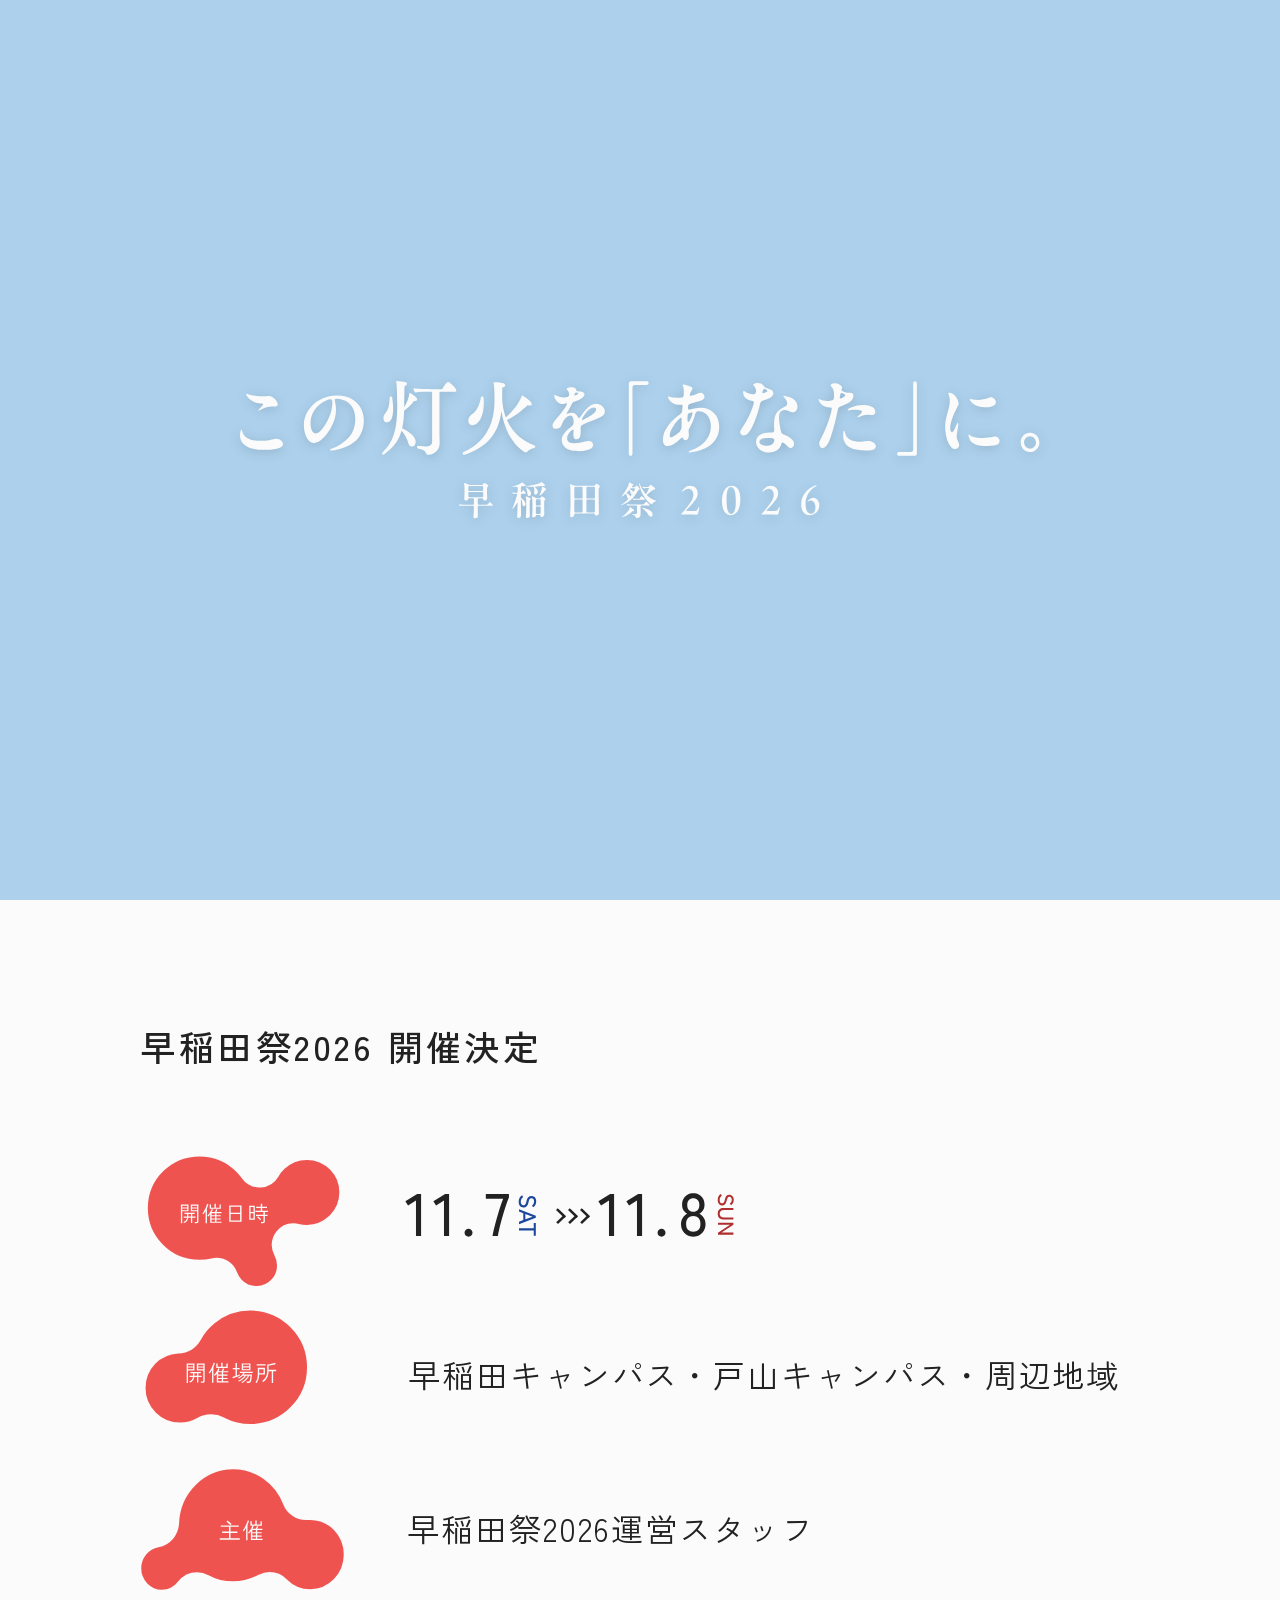
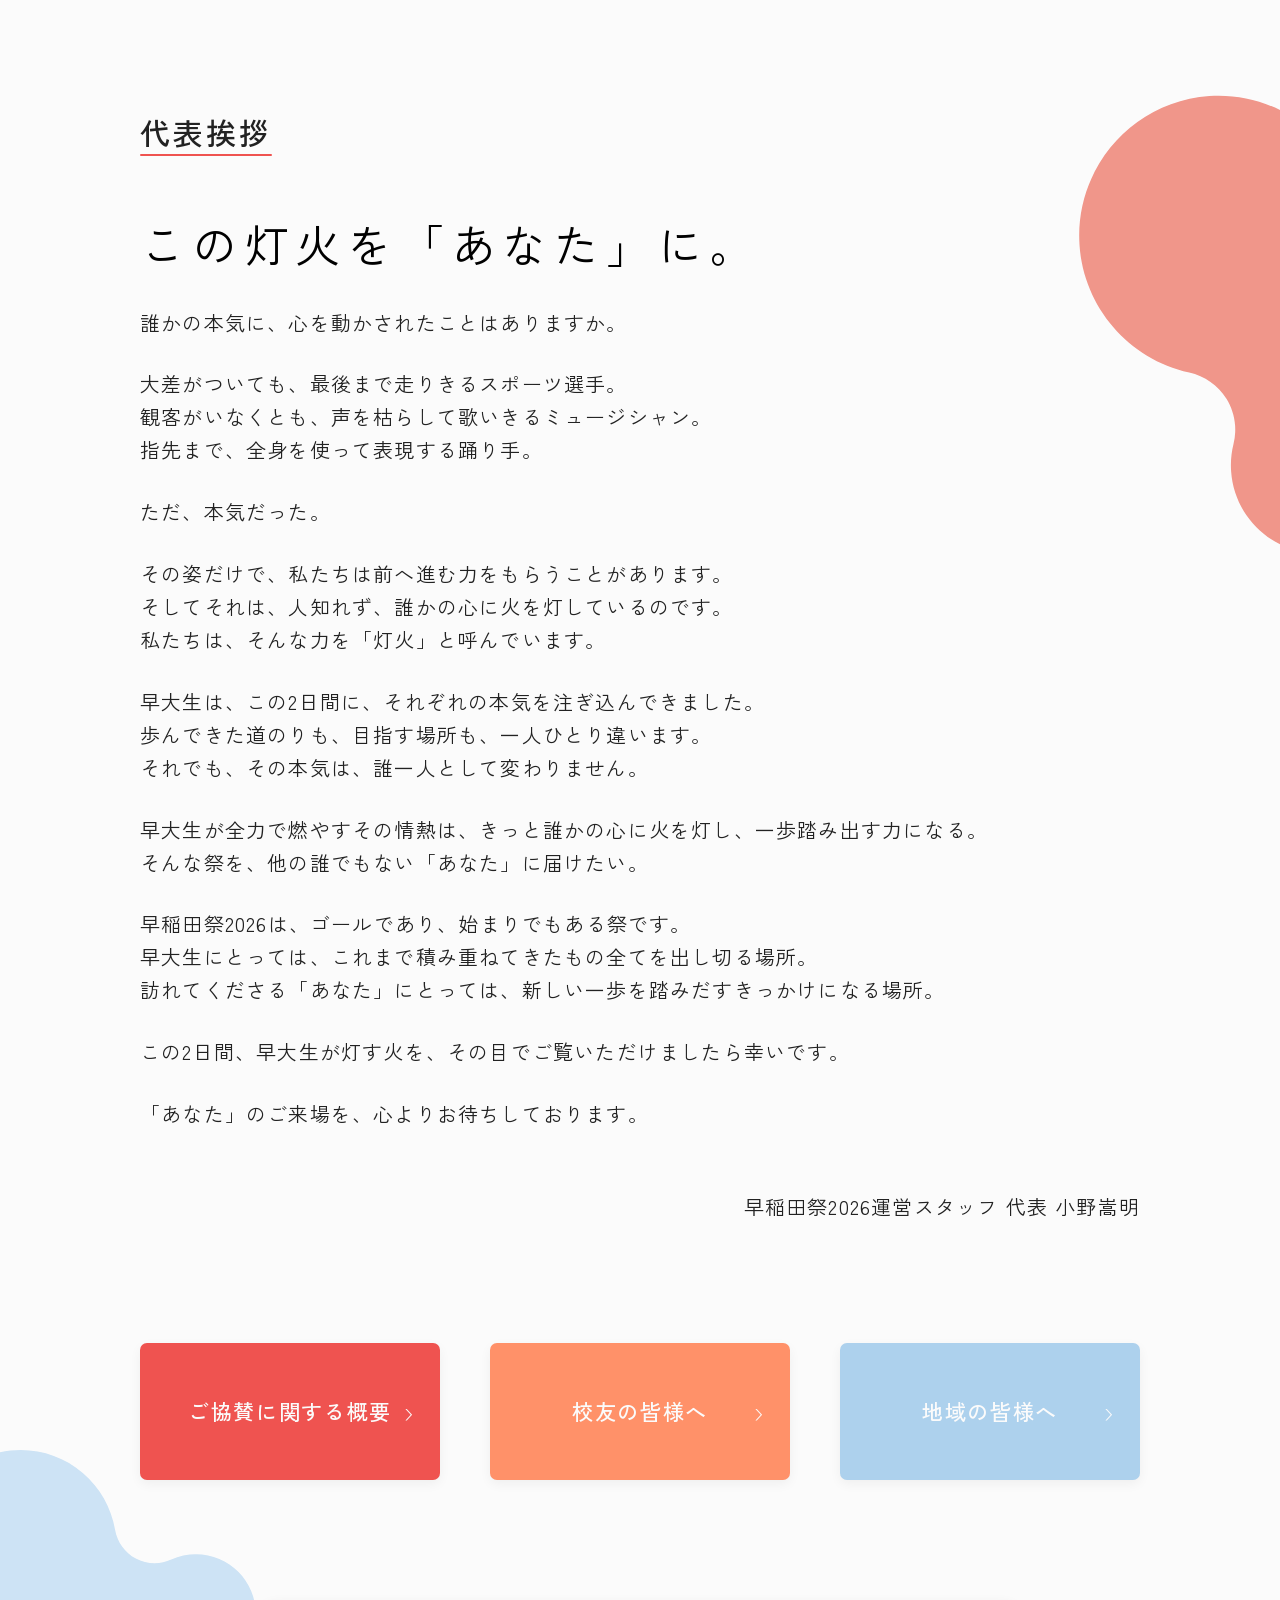
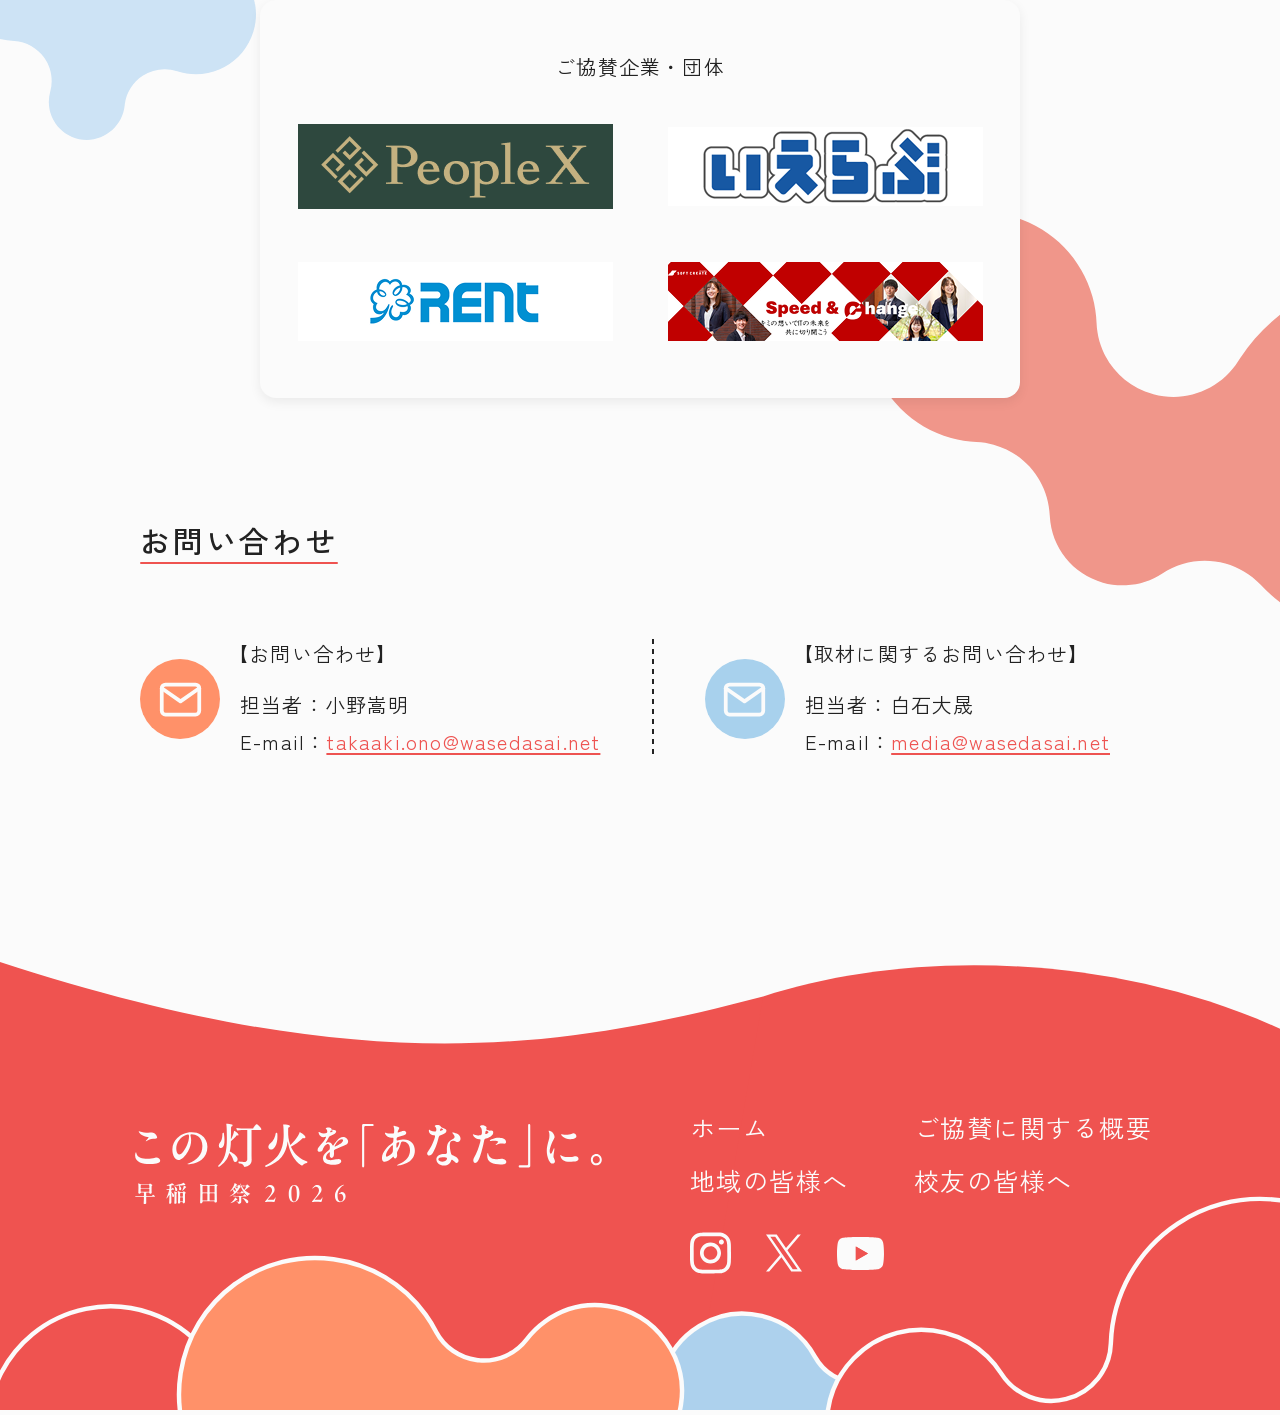
<file: index.html>
<!DOCTYPE html>
<html lang="en">
<head>
    <meta charset="UTF-8">
    <meta name="viewport" content="width=device-width, initial-scale=1.0">
    <title>早稲田祭2026</title>
    <link rel="stylesheet" href="css/index.css">
    <link rel="stylesheet" href="css/component.css">
    <link rel="preconnect" href="https://fonts.googleapis.com">
    <link rel="preconnect" href="https://fonts.gstatic.com" crossorigin>
    <link rel="canonical" href="https://wasedasai.github.io/Wasedasai-2026/">
    <meta name="description" content="早稲田祭2026の公式サイトです。開催に向けた最新情報や、早稲田祭に関わる皆さまへのご案内を掲載しています。">
    <meta name="keywords" content="早稲田祭,早稲田大学,学園祭,大学祭,早稲田祭運営スタッフ,運スタ,早稲田,早稲田祭2026">
    <meta property="og:url" content="https://wasedasai.github.io/Wasedasai-2026/" />
    <meta property="og:type" content="website" />
    <meta property="og:title" content="早稲田祭2026" />
    <meta property="og:description" content="早稲田祭2026の公式サイトです。開催に向けた最新情報や、早稲田祭に関わる皆さまへのご案内を掲載しています。" />
    <meta property="og:site_name" content="早稲田祭2026" />
    <meta property="og:image" content="img/icon.png"/>
    <link rel="icon" href="img/icon-logo-mini8.svg" type="image/png">
    <meta name="google-site-verification" content="kSr0hk6oi9Mi2u6LJjv98RDuTD3YqgjBNhdCUwscm3g" />
    <link href="https://fonts.googleapis.com/css2?family=Damion&family=Inter:ital,opsz,wght@0,14..32,100..900;1,14..32,100..900&family=Manufacturing+Consent&family=Noto+Sans+JP:wght@100..900&family=Zen+Kaku+Gothic+New&display=swap" rel="stylesheet">
</head>

<body>
    <div id="loading-screen" class="loading-screen">
        <video id="loading-video" class="loading-video" autoplay muted playsinline preload="auto">
            <source src="img/loading.mp4" type="video/mp4">
        </video>
    </div>

    <div class="hero-section">
        <div class="bg-animation" id="bg"></div>
        <div class="decorations" id="decorations">
            <img src="img/Top-hidariue.svg" class="decor pc-decor decor-tl" alt="">
            <img src="img/Top-migiue.svg" class="decor pc-decor decor-tr" alt="">
            <img src="img/Top-hidarishita.svg" class="decor pc-decor decor-bl" alt="">
            <img src="img/Top-migishita.svg" class="decor pc-decor decor-br" alt="">

            <img src="img/Top-ue-sp.svg" class="decor sp-decor decor-top" alt="">
            <img src="img/Top-shita-sp.svg" class="decor sp-decor decor-bottom" alt="">
        </div>
        
        <div class="content">
            <picture class="title-svg">
                <source media="(max-width: 600px)" srcset="img/Top-catchcopy-sp.svg">
                <img src="img/Top-catchcopy.svg" alt="この灯火を「あなた」に。早稲田祭2026">
            </picture>
        </div>
    </div>

    <main class="main-content">
        <div class="bg-decorations">
            <img src="img/Top-back1.svg" data-alt="img/Top-back1-1.svg" class="bg-blob blob-top" alt="">
            <img src="img/Top-back2.svg" data-alt="img/Top-back2-2.svg" class="bg-blob blob-left" alt="">
            <img src="img/Top-back3.svg" data-alt="img/Top-back3-3.svg" class="bg-blob blob-right" alt="">
        </div>
        <div class="container">
            <section class="info-section">
                <h2 class="section-title-B">早稲田祭2026 開催決定</h2>
                
                <div class="info-list">
                    <div class="info-item item-date">
                        <div class="info-label">
                            <img src="img/Top-nichiji.svg" alt="開催日時" class="label-svg">
                        </div>
                        <div class="info-value date-value">
                            <img src="img/Top-date.svg" alt="日時SVG" class="date-svg">
                        </div>
                    </div>

                    <div class="info-item item-place">
                        <div class="info-label">
                            <img src="img/Top-basho.svg" alt="開催場所" class="label-svg">
                        </div>
                        <p class="info-text">早稲田キャンパス・<br class="sp-br">戸山キャンパス・周辺地域</p>
                    </div>

                    <div class="info-item item-organizer">
                        <div class="info-label">
                            <img src="img/Top-shusai.svg" alt="主催" class="label-svg">
                        </div>
                        <p class="info-text">早稲田祭2026運営スタッフ</p>
                    </div>
                </div>
            </section>
       

            <section class="greeting-section">
                <h2 class="section-title">代表挨拶</h2>
                
                <h3 class="greeting-catch">この灯火を「あなた」に。</h3>

                <div class="greeting-body">
                    <p>誰かの本気に、心を動かされたことはありますか。</p>
                    <p>大差がついても、最後まで走りきるスポーツ選手。<br>
                    観客がいなくとも、声を枯らして歌いきる<br class="sp-br">ミュージシャン。<br>
                    指先まで、全身を使って表現する踊り手。</p>
                    <p>ただ、本気だった。</p>
                    <p>その姿だけで、私たちは前へ進む力を<br class="sp-br">もらうことがあります。<br>
                    そしてそれは、人知れず、誰かの心に<br class="sp-br">火を灯しているのです。<br>
                    私たちは、そんな力を「灯火」と呼んでいます。</p>
                    <p>早大生は、この2日間に、<br class="sp-br">それぞれの本気を注ぎ込んできました。<br>
                    歩んできた道のりも、目指す場所も、<br class="sp-br">一人ひとり違います。<br>
                    それでも、その本気は、誰一人として変わりません。</p>
                    <p>早大生が全力で燃やすその情熱は、<br class="sp-br">きっと誰かの心に火を灯し、一歩踏み出す力になる。<br>
                    そんな祭を、他の誰でもない「あなた」に届けたい。</p>
                    <p>早稲田祭2026は、ゴールであり、始まりでもある祭です。<br>
                    早大生にとっては、これまで積み重ねてきたもの全てを出し切る場所。<br>
                    訪れてくださる「あなた」にとっては、<br class="sp-br">新しい一歩を踏みだすきっかけになる場所。</p>
                    <p>この2日間、早大生が灯す火を、その目でご覧いただけましたら幸いです。</p>
                    <p>「あなた」のご来場を、心よりお待ちしております。</p>
                </div>

                <div class="greeting-author">
                    <p>早稲田祭2026運営スタッフ 代表 小野嵩明</p>
                </div>
            </section>
            <section>
                <div class="action-buttons">
                    <a href="html/sponsor.html" class="action-btn btn-red">
                        <span>ご協賛に関する概要</span>
                        <i class="arrow">›</i>
                    </a>
                    <a href="html/ogob.html" class="action-btn btn-orange">
                        <span>校友の皆様へ</span>
                        <i class="arrow">›</i>
                    </a>
                    <a href="html/community.html" class="action-btn btn-blue">
                        <span>地域の皆様へ</span>
                        <i class="arrow">›</i>
                    </a>
                </div>
            </section>
            <section>
                <div class="sponsor-card">
                    <p class="sponsor-title">ご協賛企業・団体</p>
                    <div class="sponsor-grid">
                        <div class="sponsor-item">
                            <a href="https://peoplex.jp/" target="_blank" rel="noopener noreferrer">
                                <img src="img/Top-banner1-1.png" alt="PeopleX">
                            </a>
                        </div>
                        <div class="sponsor-item">
                            <a href="https://www.ielove-group.jp/recruit/newgrad/" target="_blank" rel="noopener noreferrer">
                                <img src="img/Top-banner2.png" alt="いえらぶ">
                            </a>
                        </div>
                        <div class="sponsor-item">
                            <a href="https://www.rent.co.jp/" target="_blank" rel="noopener noreferrer">
                                <img src="img/Top-banner3.png" alt="RENT">
                            </a>
                        </div>
                        <div class="sponsor-item">
                            <a href="https://www.softcreate-holdings.co.jp/recruit/index.html" target="_blank" rel="noopener noreferrer">
                                <img src="img/Top-banner4.png" alt="Speed & Change">
                            </a>
                        </div>
                    </div>
                </div>
            </section>

            <section class="contact-section">
                <h2 class="section-title">お問い合わせ</h2>
                
                <div class="contact-container">
                    <div class="contact-item">
                        <div class="contact-icon icon-red">
                            <svg viewBox="0 0 24 24" fill="none" stroke="currentColor" stroke-width="2" stroke-linecap="round" stroke-linejoin="round">
                                <path d="M4 4h16c1.1 0 2 .9 2 2v12c0 1.1-.9 2-2 2H4c-1.1 0-2-.9-2-2V6c0-1.1.9-2 2-2z"></path>
                                <polyline points="22,6 12,13 2,6"></polyline>
                            </svg>
                        </div>
                        <div class="contact-info">
                            <p class="contact-label">【お問い合わせ】</p>
                            <p class="contact-detail">担当者：小野嵩明</p>
                            <p class="contact-detail">E-mail：<a href="mailto:takaaki.ono@wasedasai.net">takaaki.ono@wasedasai.net</a></p>
                        </div>
                    </div>
                    <div class="contact-divider"></div>
                    <div class="contact-item">
                        <div class="contact-icon icon-blue">
                            <svg viewBox="0 0 24 24" fill="none" stroke="currentColor" stroke-width="2" stroke-linecap="round" stroke-linejoin="round">
                                <path d="M4 4h16c1.1 0 2 .9 2 2v12c0 1.1-.9 2-2 2H4c-1.1 0-2-.9-2-2V6c0-1.1.9-2 2-2z"></path>
                                <polyline points="22,6 12,13 2,6"></polyline>
                            </svg>
                        </div>
                        <div class="contact-info">
                            <p class="contact-label">【取材に関するお問い合わせ】</p>
                            <p class="contact-detail">担当者：白石大晟</p>
                            <p class="contact-detail">E-mail：<a href="mailto:media@wasedasai.net">media@wasedasai.net</a></p>
                        </div>
                    </div>
                </div>
            </section>

        </div>
    </main>

    <button id="menu-btn" class="menu-btn">
        <img src="img/MENU.svg" alt="menu" class="menu-icon">
        <span class="menu-text">menu</span>
    </button>

    <nav id="menu-overlay" class="menu-overlay">
        <img src="img/MENU-back.svg" alt="" class="menu-bg-svg">
        <button id="menu-close" class="menu-close">
            <div class="close-icon-wrap">
                <span class="close-line"></span>
                <span class="close-line"></span>
            </div>
            <span class="close-text">close</span>
        </button>
        <ul class="menu-list">
            <li><a href="index.html">ホーム</a></li>
            <li><a href="html/sponsor.html">ご協賛に関する概要</a></li>
            <li><a href="html/ogob.html">校友の皆様へ</a></li>
            <li><a href="html/community.html">地域の皆様へ</a></li>
        </ul>
    </nav>

    <footer class="footer-all">
        <div class="foooter-back">
            <img src="img/component/footer-pc.svg" alt="" class="pc">
            <img src="img/component/footer-sp.svg" alt="" class="sp">
        </div>
        <div class="flex-box">
            <div class="flex-box-left">
                <a href="index.html">ホーム</a>
                <a href="html/community.html">地域の皆様へ</a>
                <div class="sns-icons">
                    <a href="https://www.instagram.com/wasedasai?igsh=Y2s3NTk2NDYyN3Ux"><img src="img/component/insta.svg" alt="Instagram"></a>
                    <a href="https://x.com/wasedasai?s=21"><img src="img/component/X.svg" alt="X"></a>
                    <a href="https://youtube.com/@wasedasaiofficial?si=K2WDGj-rLOmWgj-U"><img src="img/component/youtube.svg" alt="YouTube"></a>
                </div>
            </div>
            <div class="flex-box-right">
                <a href="html/sponsor.html">ご協賛に関する概要</a>
                <a href="html/ogob.html">校友の皆様へ</a>
            </div>
        </div>
    </footer>
    <script src="js/component.js"></script>
    <script src="js/index.js"></script>
</body>
</html>
</file>
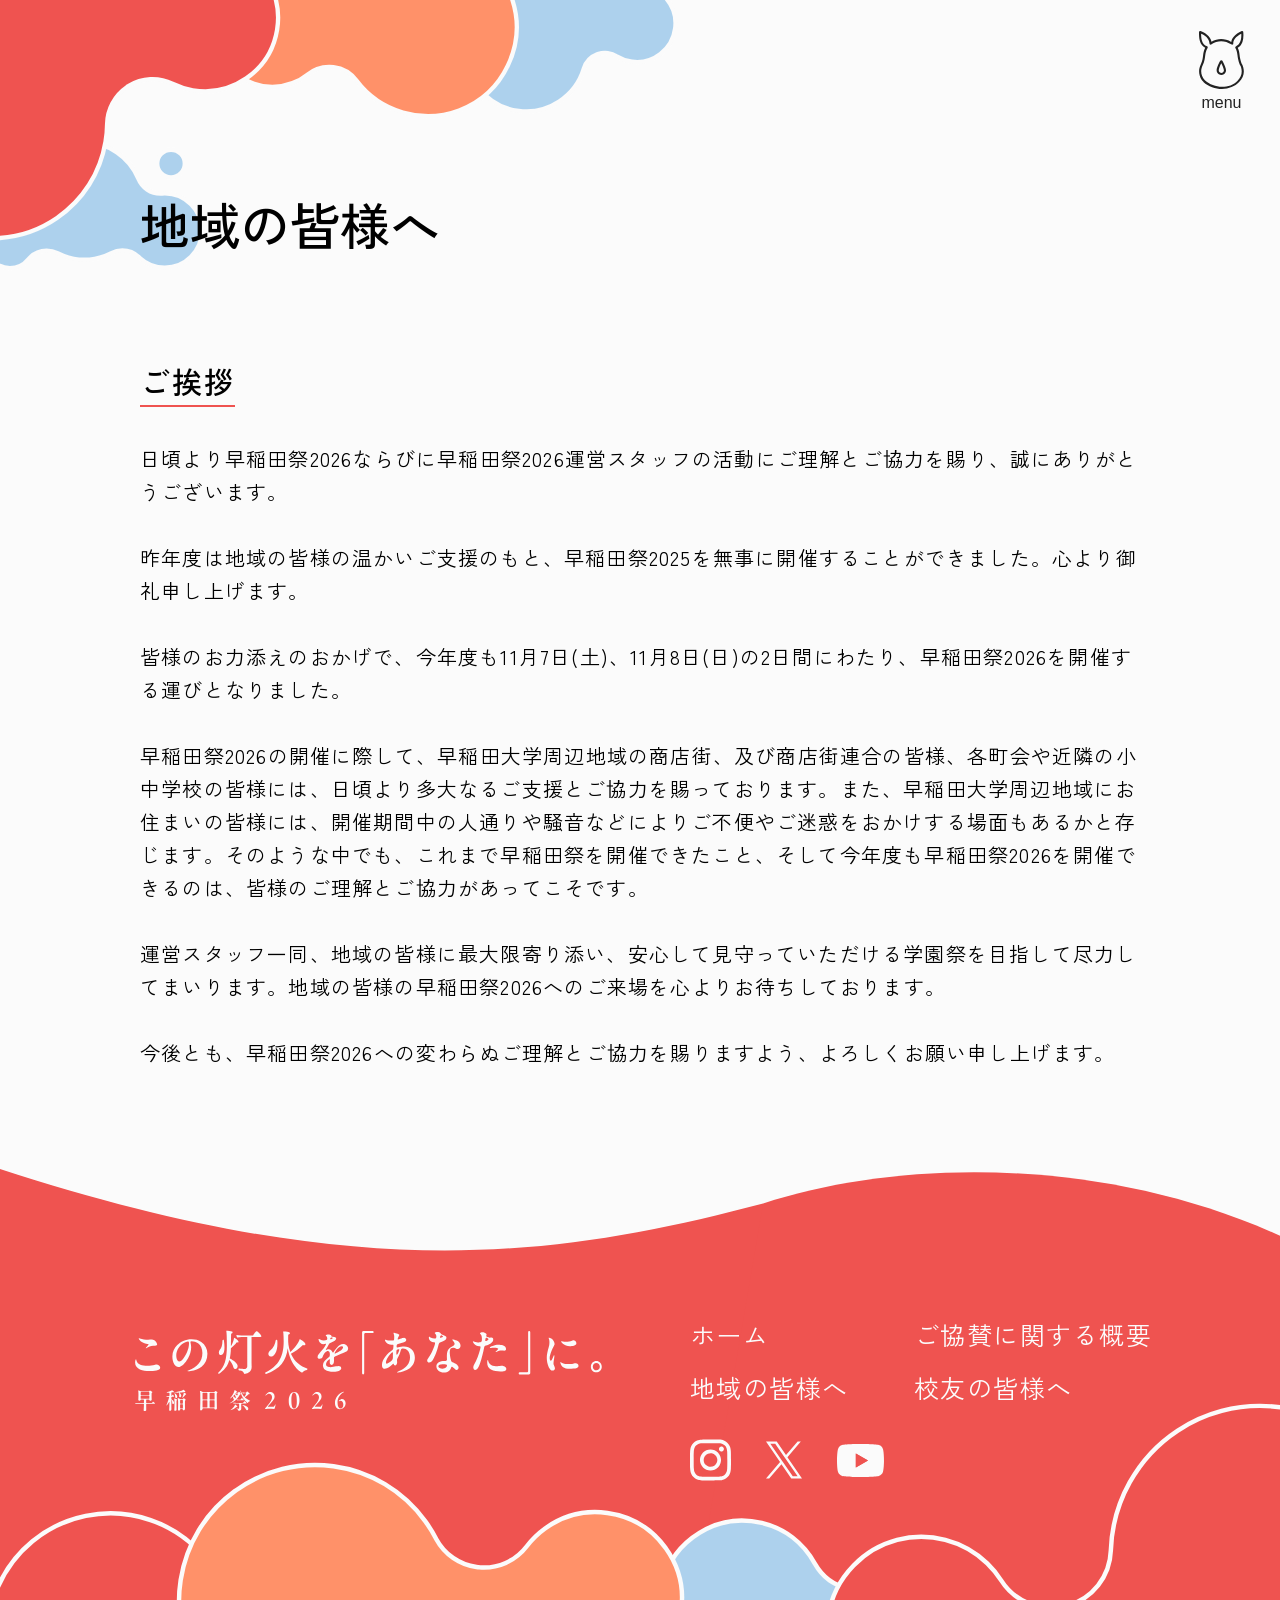
<file: html/community.html>
<!DOCTYPE html>
<html lang="ja">
<head>
    <meta charset="UTF-8">
    <meta name="viewport" content="width=device-width, initial-scale=1.0">
    <title>地域の皆様へ</title>
    <meta name="description" content="早稲田祭2026の公式サイトです。開催に向けた最新情報や、早稲田祭に関わる皆さまへのご案内を掲載しています。">
    <meta name="keywords" content="早稲田祭,早稲田大学,学園祭,大学祭,早稲田祭運営スタッフ,運スタ,早稲田,早稲田祭2026">
    <meta property="og:url" content="https://github.com/wasedasai/Wasedasai-2026/" />
    <meta property="og:type" content="website" />
    <meta property="og:title" content="早稲田祭2026" />
    <meta property="og:description" content="早稲田祭2026の公式サイトです。開催に向けた最新情報や、早稲田祭に関わる皆さまへのご案内を掲載しています。" />
    <meta property="og:site_name" content="早稲田祭2026" />
     <meta property="og:image" content="../img/component/icon-logo.png"/>
     <link rel="icon" href="img/icon-logo-mini8.svg" type="image/png">
    <meta name="google-site-verification" content="gY6uZkLs6Fgp8rOkiZ4x9xykbWo_5TxCvbBTTapv6nk" />
    <link rel="icon" href="img/icon-logo-mini8.svg" type="image/png">


<link rel="stylesheet" href="../css/component.css">
    <link rel="preconnect" href="https://fonts.googleapis.com">
    <link rel="preconnect" href="https://fonts.gstatic.com" crossorigin>
    <link href="https://fonts.googleapis.com/css2?family=Damion&family=Inter:ital,opsz,wght@0,14..32,100..900;1,14..32,100..900&family=Manufacturing+Consent&family=Noto+Sans+JP:wght@100..900&family=Zen+Kaku+Gothic+New&display=swap" rel="stylesheet">

</head>
<body>
    <header>
        <div class="head-left">
            <img src="../img/component/header-pc.svg" alt="" class="pc">
            <img src="../img/component/header-sp.svg" alt="" class="sp">
        </div>
    </header>
    <button id="menu-btn" class="menu-btn">
        <img src="../img/MENU.svg" alt="menu" class="menu-icon">
        <span class="menu-text">menu</span>
    </button>

    <nav id="menu-overlay" class="menu-overlay">
        <img src="../img/MENU-back.svg" alt="" class="menu-bg-svg">
        <button id="menu-close" class="menu-close">
            <div class="close-icon-wrap">
                <span class="close-line"></span>
                <span class="close-line"></span>
            </div>
            <span class="close-text">close</span>
        </button>
        <ul class="menu-list">
            <li><a href="../index.html">ホーム</a></li>
            <li><a href="../html/sponsor.html">ご協賛に関する概要</a></li>
            <li><a href="../html/ogob.html">校友の皆様へ</a></li>
            <li><a href="../html/community.html">地域の皆様へ</a></li>
        </ul>
    </nav>
    <section class="page-title">
        <h1>地域の皆様へ</h1>
    </section>
    <section class="content">
        <div class="section-title">
            <h2>ご挨拶</h2>
            <div class="under-line"></div>
        </div>
        <p>日頃より早稲田祭2026ならびに早稲田祭2026運営スタッフの活動にご理解とご協力を賜り、誠にありがとうございます。</p><div class="p-space"></div>
        <p>昨年度は地域の皆様の温かいご支援のもと、早稲田祭2025を無事に開催することができました。心より御礼申し上げます。</p><div class="p-space"></div>
        <p>皆様のお力添えのおかげで、今年度も11月7日(土)、11月8日(日)の2日間にわたり、早稲田祭2026を開催する運びとなりました。</p><div class="p-space"></div>
        <p>早稲田祭2026の開催に際して、早稲田大学周辺地域の商店街、及び商店街連合の皆様、各町会や近隣の小中学校の皆様には、日頃より多大なるご支援とご協力を賜っております。また、早稲田大学周辺地域にお住まいの皆様には、開催期間中の人通りや騒音などによりご不便やご迷惑をおかけする場面もあるかと存じます。そのような中でも、これまで早稲田祭を開催できたこと、そして今年度も早稲田祭2026を開催できるのは、皆様のご理解とご協力があってこそです。</p><div class="p-space"></div>
        <p>運営スタッフ一同、地域の皆様に最大限寄り添い、安心して見守っていただける学園祭を目指して尽力してまいります。地域の皆様の早稲田祭2026へのご来場を心よりお待ちしております。</p><div class="p-space"></div>
        <p>今後とも、早稲田祭2026への変わらぬご理解とご協力を賜りますよう、よろしくお願い申し上げます。</p>
    </section>
    <footer class="footer-all">
        <div class="foooter-back">
            <img src="../img/component/footer-pc.svg" alt="" class="pc">
            <img src="../img/component/footer-sp.svg" alt="" class="sp">
        </div>
        <div class="flex-box">
            <div class="flex-box-left">
                <a href="../index.html">ホーム</a>
                <a href="../html/community.html">地域の皆様へ</a>
                <div class="sns-icons">
                    <a href="https://www.instagram.com/wasedasai?igsh=Y2s3NTk2NDYyN3Ux"><img src="../img/component/insta.svg" alt="Instagram"></a>
                    <a href="https://x.com/wasedasai?s=21"><img src="../img/component/X.svg" alt="X"></a>
                    <a href="https://youtube.com/@wasedasaiofficial?si=K2WDGj-rLOmWgj-U"><img src="../img/component/youtube.svg" alt="YouTube"></a>
                </div>
            </div>
            <div class="flex-box-right">
                <a href="../html/sponsor.html">ご協賛に関する概要</a>
                <a href="../html/ogob.html">校友の皆様へ</a>
            </div>
        </div>
    </footer>
    <script src="../js/component.js"></script>
</body>
</html>
</file>
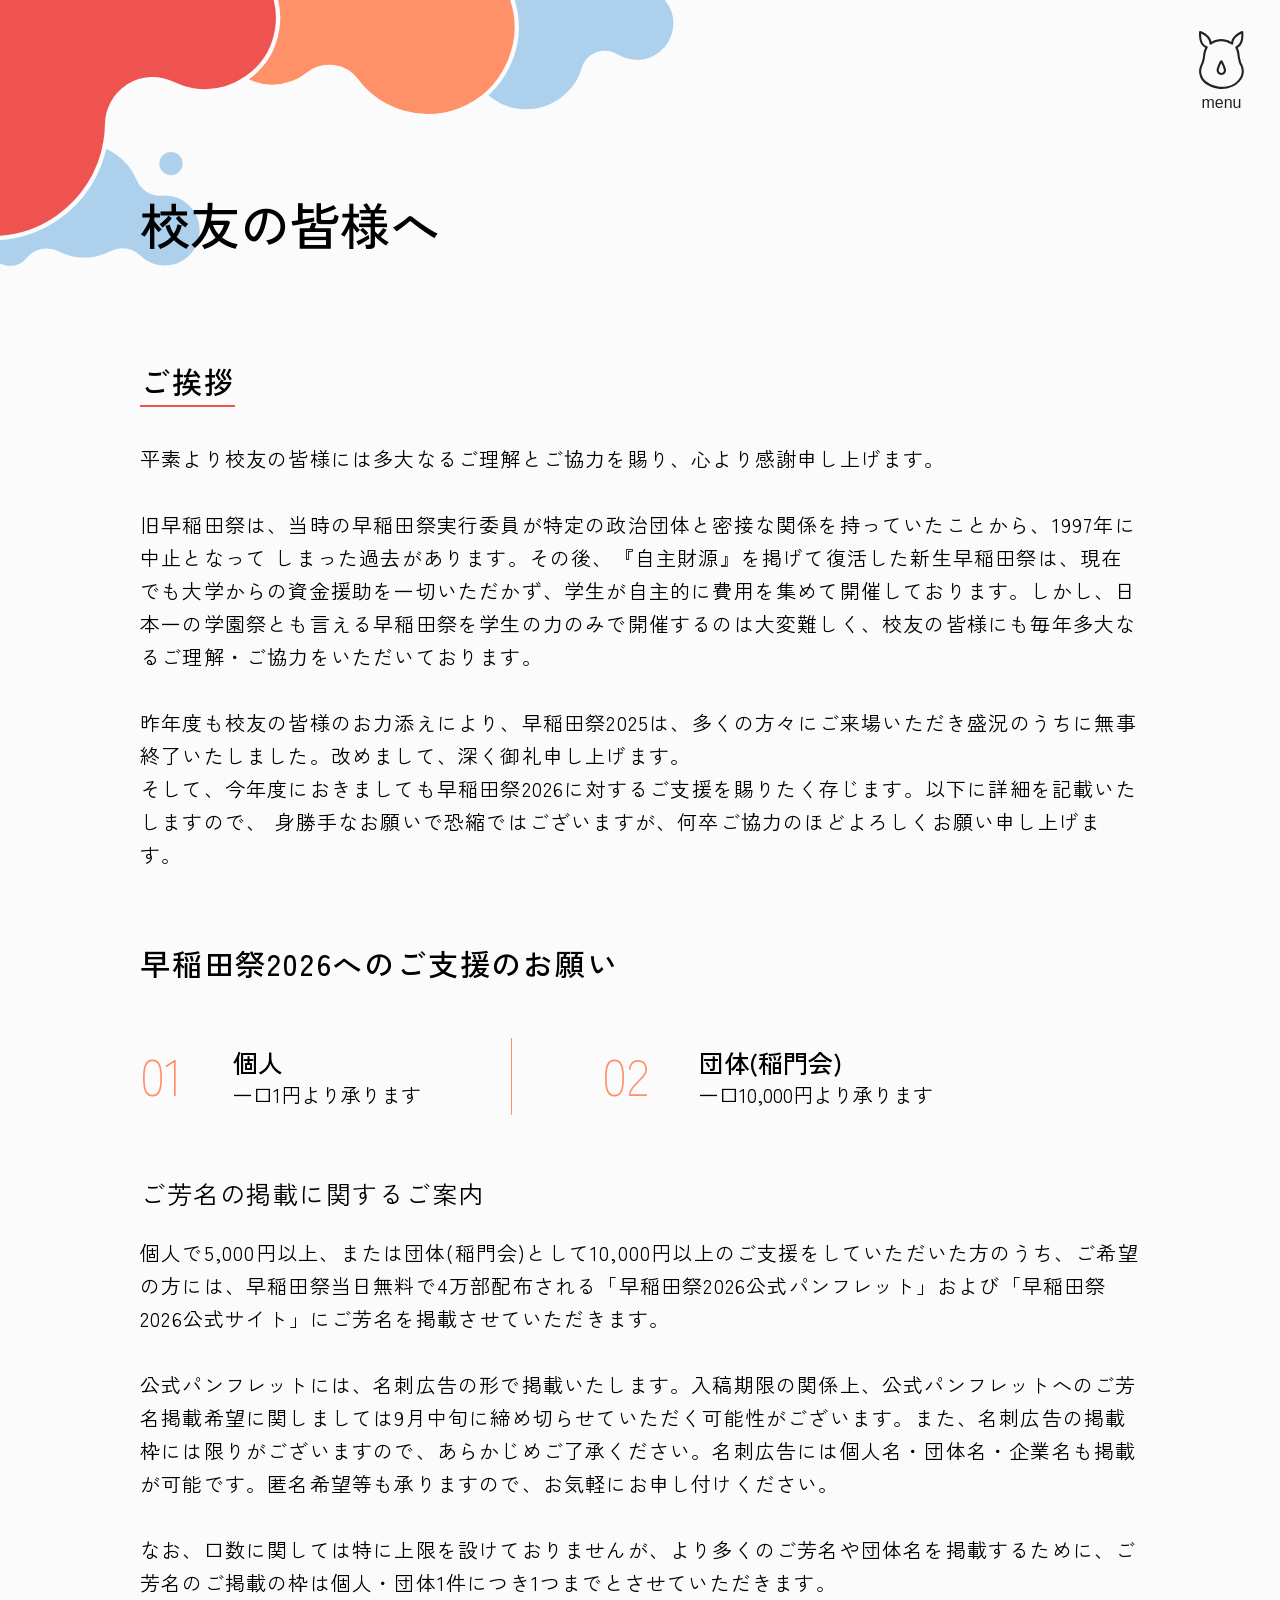
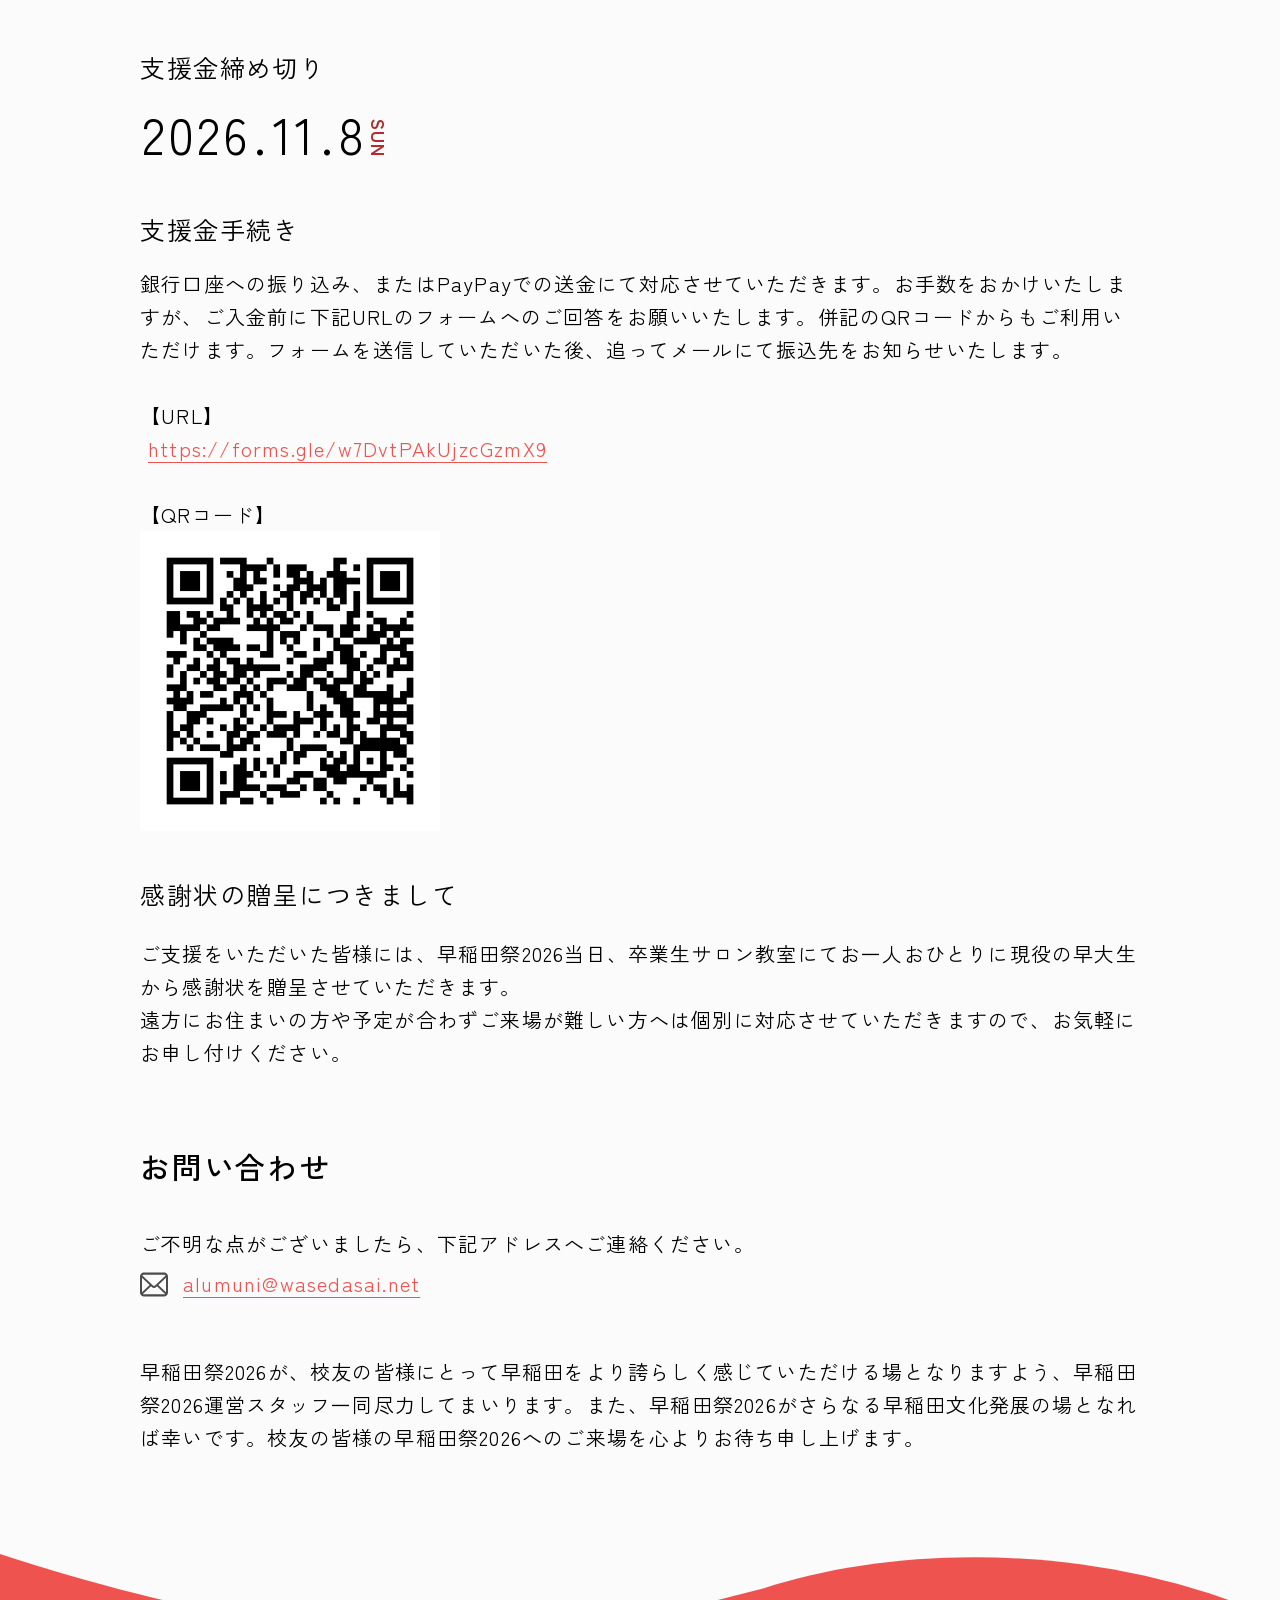
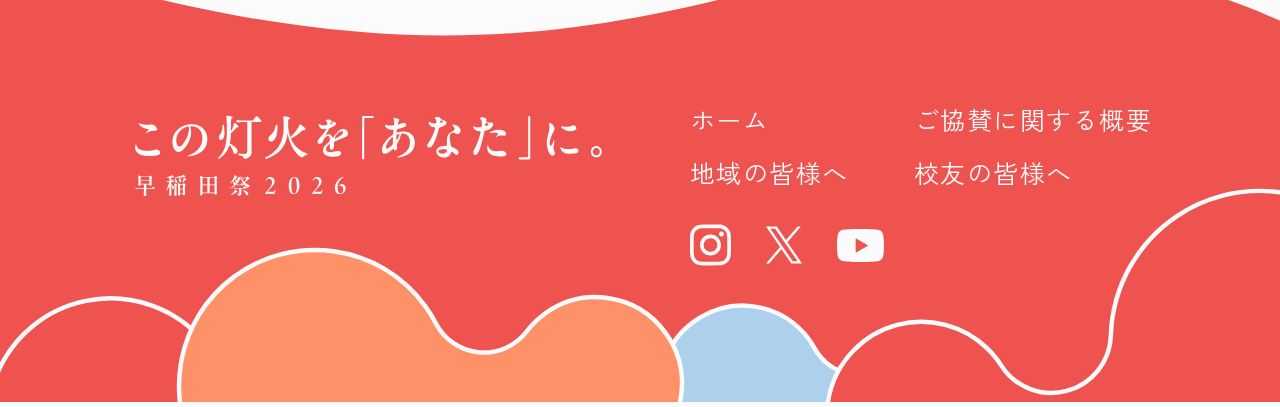
<file: html/ogob.html>
<!DOCTYPE html>
<html lang="ja">
<head>
    <meta charset="UTF-8">
    <meta name="viewport" content="width=device-width, initial-scale=1.0">
    
    <title>校友の皆様へ</title>
    <meta name="description" content="早稲田祭2026の公式サイトです。開催に向けた最新情報や、早稲田祭に関わる皆さまへのご案内を掲載しています。">
    <meta name="keywords" content="早稲田祭,早稲田大学,学園祭,大学祭,早稲田祭運営スタッフ,運スタ,早稲田,早稲田祭2026">
    <meta property="og:url" content="https://github.com/wasedasai/Wasedasai-2026/" />
    <meta property="og:type" content="website" />
    <meta property="og:title" content="早稲田祭2026" />
    <meta property="og:description" content="早稲田祭2026の公式サイトです。開催に向けた最新情報や、早稲田祭に関わる皆さまへのご案内を掲載しています。" />
    <meta property="og:site_name" content="早稲田祭2026" />
     <meta property="og:image" content="../img/component/icon-logo.png"/>
     <link rel="icon" href="img/icon-logo-mini8.svg" type="image/png">
    <meta name="google-site-verification" content="gY6uZkLs6Fgp8rOkiZ4x9xykbWo_5TxCvbBTTapv6nk" />
    <link rel="icon" href="img/icon-logo-mini8.svg" type="image/png">


<link rel="stylesheet" href="../css/component.css">
<link rel="stylesheet" href="../css/ogob.css">
    <link rel="preconnect" href="https://fonts.googleapis.com">
    <link rel="preconnect" href="https://fonts.gstatic.com" crossorigin>
    <link href="https://fonts.googleapis.com/css2?family=Damion&family=Inter:ital,opsz,wght@0,14..32,100..900;1,14..32,100..900&family=Manufacturing+Consent&family=Noto+Sans+JP:wght@100..900&family=Zen+Kaku+Gothic+New&display=swap" rel="stylesheet">

</head>
<body>
    <header>
        <div class="head-left">
            <img src="../img/component/header-pc.svg" alt="" class="pc">
            <img src="../img/component/header-sp.svg" alt="" class="sp">
        </div>
    </header>
    <button id="menu-btn" class="menu-btn">
        <img src="../img/MENU.svg" alt="menu" class="menu-icon">
        <span class="menu-text">menu</span>
    </button>

    <nav id="menu-overlay" class="menu-overlay">
        <img src="../img/MENU-back.svg" alt="" class="menu-bg-svg">
        <button id="menu-close" class="menu-close">
            <div class="close-icon-wrap">
                <span class="close-line"></span>
                <span class="close-line"></span>
            </div>
            <span class="close-text">close</span>
        </button>
        <ul class="menu-list">
            <li><a href="../index.html">ホーム</a></li>
            <li><a href="../html/sponsor.html">ご協賛に関する概要</a></li>
            <li><a href="../html/ogob.html">校友の皆様へ</a></li>
            <li><a href="../html/community.html">地域の皆様へ</a></li>
        </ul>
    </nav>
    <section class="page-title">
        <h1>校友の皆様へ</h1>
    </section>
    <section class="content">
        <div class="section-title">
            <h2>ご挨拶</h2>
            <div class="under-line"></div>
        </div>
        <p>平素より校友の皆様には多大なるご理解とご協力を賜り、心より感謝申し上げます。</p><div class="p-space"></div>
        <p>旧早稲田祭は、当時の早稲田祭実行委員が特定の政治団体と密接な関係を持っていたことから、1997年に中止となって
            しまった過去があります。その後、『自主財源』を掲げて復活した新生早稲田祭は、現在でも大学からの資金援助を一切いただかず、学生が自主的に費用を集めて開催しております。しかし、日本一の学園祭とも言える早稲田祭を学生の力のみで開催するのは大変難しく、校友の皆様にも毎年多大なるご理解・ご協力をいただいております。</p><div class="p-space"></div>
            <p>昨年度も校友の皆様のお力添えにより、早稲田祭2025は、多くの方々にご来場いただき盛況のうちに無事終了いたしました。改めまして、深く御礼申し上げます。<br>
        そして、今年度におきましても早稲田祭2026に対するご支援を賜りたく存じます。以下に詳細を記載いたしますので、
            身勝手なお願いで恐縮ではございますが、何卒ご協力のほどよろしくお願い申し上げます。
        </p>

        <div class="section-title support-title">
            <h2>早稲田祭2026へのご支援のお願い</h2>
            <div class="under-line"></div>
        </div>
        <div class="support-content">
            <div class="support-block">
                <div class="support-num first">01</div>
                <div class="support-right">
                    <div class="support-up">個人</div>
                    <div class="support-down">一口1円より承ります</div>
                </div>
            </div>
            <div class="support-line"></div>
            <div class="support-block">
                <div class="support-num second">02</div>
                <div class="support-right">
                    <div class="support-up">団体(稲門会)</div>
                    <div class="support-down">一口10,000円より承ります</div>
                </div>
            </div>
        </div>
        <h3>ご芳名の掲載に関するご案内</h2>
        <p>個人で5,000円以上、または団体(稲門会)として10,000円以上のご支援をしていただいた方のうち、ご希望の方には、早稲田祭当日無料で4万部配布される「早稲田祭2026公式パンフレット」および「早稲田祭2026公式サイト」にご芳名を掲載させていただきます。</p><div class="p-space"></div>
            <p>公式パンフレットには、名刺広告の形で掲載いたします。入稿期限の関係上、公式パンフレットへのご芳名掲載希望に関しましては9月中旬に締め切らせていただく可能性がございます。また、名刺広告の掲載枠には限りがございますので、あらかじめご了承ください。名刺広告には個人名・団体名・企業名も掲載が可能です。匿名希望等も承りますので、お気軽にお申し付けください。</p><div class="p-space"></div>
            <p>なお、口数に関しては特に上限を設けておりませんが、より多くのご芳名や団体名を掲載するために、ご芳名のご掲載の枠は個人・団体1件につき1つまでとさせていただきます。
        </p>
        <h3 class="border-title">支援金締め切り</h3>
        <li class="news-item">
            <div class="news-date">
                <span class="year">2026</span><span class="period">.</span><span class="month">11</span><span class="period">.</span><span class="day">8</span><span class="sunday">SUN</span>
            </div>
        </li>
        <h3 class="procedure">支援金手続き</h3>
        <p>銀行口座への振り込み、またはPayPayでの送金にて対応させていただきます。お手数をおかけいたしますが、ご入金前に下記URLのフォームへのご回答をお願いいたします。併記のQRコードからもご利用いただけます。フォームを送信していただいた後、追ってメールにて振込先をお知らせいたします。</p>
        <p class="url">【URL】</p>
        <a href="https://forms.gle/w7DvtPAkUjzcGzmX9" class="url-a" target="_blank">https://forms.gle/w7DvtPAkUjzcGzmX9</a>
        <p class="url">【QRコード】</p>
        <img src="../img/QR.png" alt="" class="QR">
        <h3 class="certificate">感謝状の贈呈につきまして</h3>
        <p>ご支援をいただいた皆様には、早稲田祭2026当日、卒業生サロン教室にてお一人おひとりに現役の早大生から感謝状を贈呈させていただきます。<br>遠方にお住まいの方や予定が合わずご来場が難しい方へは個別に対応させていただきますので、お気軽にお申し付けください。</p>
        <div class="section-title inquiry">
            <h2>お問い合わせ</h2>
            <div class="under-line"></div>
        </div>
        <p>ご不明な点がございましたら、下記アドレスへご連絡ください。</p>
        <div class="mail-box">
            <img src="../img/mail.svg" alt="" class="mail-img">
            <a href="mailto:alumuni@wasedasai.net">alumuni@wasedasai.net</a>
        </div>
        <p>早稲田祭2026が、校友の皆様にとって早稲田をより誇らしく感じていただける場となりますよう、早稲田祭2026運営スタッフ一同尽力してまいります。また、早稲田祭2026がさらなる早稲田文化発展の場となれば幸いです。校友の皆様の早稲田祭2026へのご来場を心よりお待ち申し上げます。</p>
    </section>
    <footer class="footer-all">
        <div class="foooter-back">
            <img src="../img/component/footer-pc.svg" alt="" class="pc">
            <img src="../img/component/footer-sp.svg" alt="" class="sp">
        </div>
        <div class="flex-box">
            <div class="flex-box-left">
                <a href="../index.html">ホーム</a>
                <a href="../html/community.html">地域の皆様へ</a>
                <div class="sns-icons">
                    <a href="https://www.instagram.com/wasedasai?igsh=Y2s3NTk2NDYyN3Ux"><img src="../img/component/insta.svg" alt="Instagram"></a>
                    <a href="https://x.com/wasedasai?s=21"><img src="../img/component/X.svg" alt="X"></a>
                    <a href="https://youtube.com/@wasedasaiofficial?si=K2WDGj-rLOmWgj-U"><img src="../img/component/youtube.svg" alt="YouTube"></a>
                </div>
            </div>
            <div class="flex-box-right">
                <a href="../html/sponsor.html">ご協賛に関する概要</a>
                <a href="../html/ogob.html">校友の皆様へ</a>
            </div>
        </div>
    </footer>
    <script src="../js/component.js"></script>
</body>
</html>
</file>
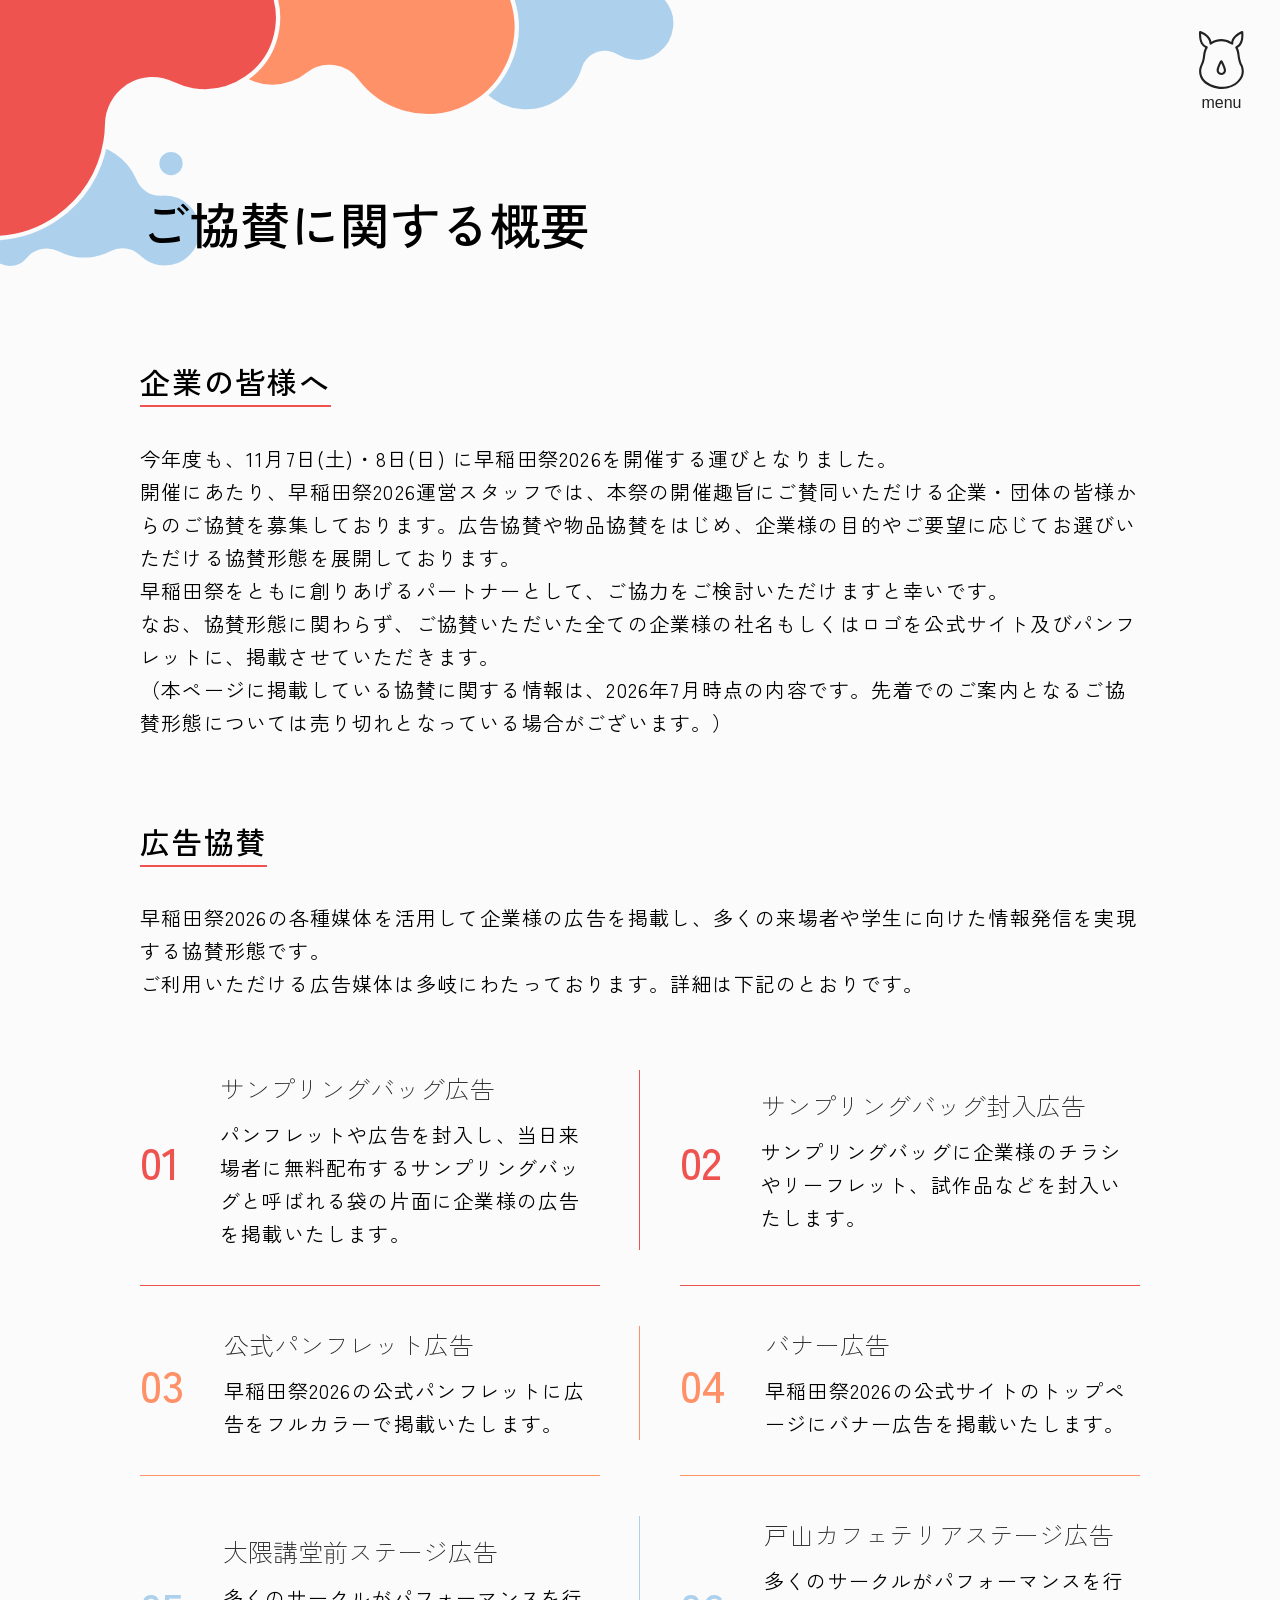
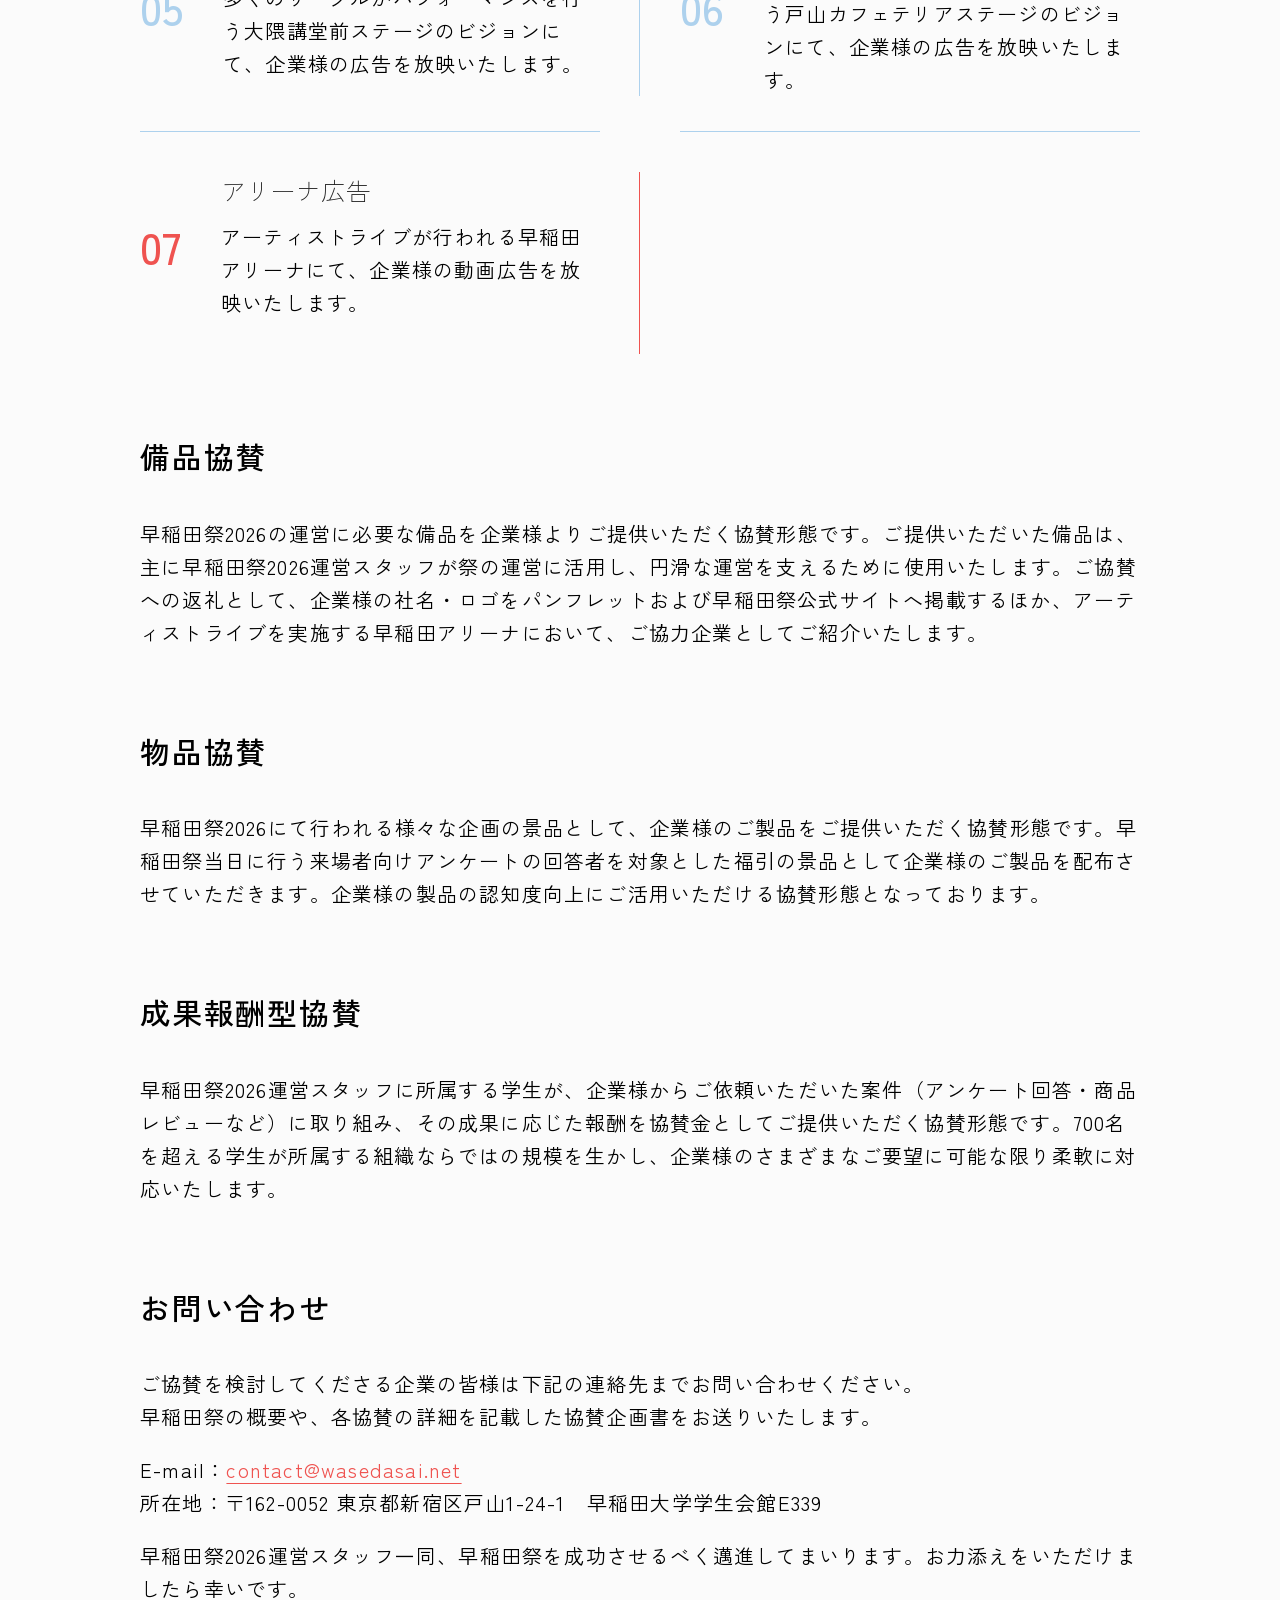
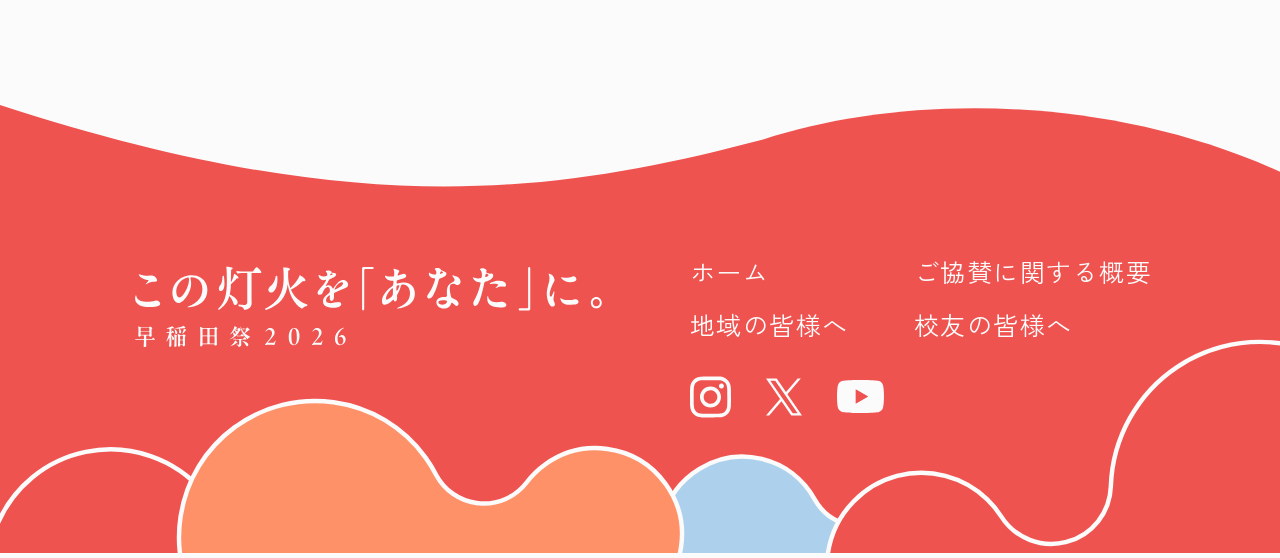
<file: html/sponsor.html>
<!DOCTYPE html>
<html lang="en">
<head>
    <meta charset="UTF-8">
    <meta name="viewport" content="width=device-width, initial-scale=1.0">
    <title>ご協賛に関する概要</title>
    <link rel="stylesheet" href="../css/component.css">
    <link rel="stylesheet" href="../css/sponsor.css">
    <link rel="preconnect" href="https://fonts.googleapis.com">
    <link rel="preconnect" href="https://fonts.gstatic.com" crossorigin>
    <link rel="canonical" href="https://wasedasai.github.io/Wasedasai-2026/html/sponsor.html">
    <meta name="description" content="早稲田祭2026のご協賛に関する情報を載せています。">
    <meta name="keywords" content="早稲田祭,早稲田大学,学園祭,大学祭,早稲田祭運営スタッフ,運スタ,早稲田,早稲田祭2026">
    <meta property="og:url" content="https://wasedasai.github.io/Wasedasai-2026/html/sponsor.html" />
    <meta property="og:type" content="article" />
    <meta property="og:title" content="ご協賛に関する概要" />
    <meta property="og:description" content="早稲田祭2026のご協賛に関する情報を載せています。" />
    <meta property="og:site_name" content="早稲田祭2026" />
    <meta property="og:image" content="../img/icon.png"/>
    <link rel="icon" href="../img/icon-logo-mini8.svg" type="image/png">
    <link href="https://fonts.googleapis.com/css2?family=Damion&family=Inter:ital,opsz,wght@0,14..32,100..900;1,14..32,100..900&family=Manufacturing+Consent&family=Noto+Sans+JP:wght@100..900&family=Zen+Kaku+Gothic+New&display=swap" rel="stylesheet">
</head>
<body>

    <header>
        <div class="head-left">
            <img src="../img/component/header-pc.svg" alt="" class="pc">
            <img src="../img/component/header-sp.svg" alt="" class="sp">
        </div>
    </header>
    <button id="menu-btn" class="menu-btn">
        <img src="../img/MENU.svg" alt="menu" class="menu-icon">
        <span class="menu-text">menu</span>
    </button>

    <nav id="menu-overlay" class="menu-overlay">
        <img src="../img/MENU-back.svg" alt="" class="menu-bg-svg">
        <button id="menu-close" class="menu-close">
            <div class="close-icon-wrap">
                <span class="close-line"></span>
                <span class="close-line"></span>
            </div>
            <span class="close-text">close</span>
        </button>
        <ul class="menu-list">
            <li><a href="../index.html">ホーム</a></li>
            <li><a href="../html/sponsor.html">ご協賛に関する概要</a></li>
            <li><a href="../html/ogob.html">校友の皆様へ</a></li>
            <li><a href="../html/community.html">地域の皆様へ</a></li>
        </ul>
    </nav>
    <section class="page-title">
        <h1>ご協賛に関する概要</h1>
    </section>
    <section class="content">
        <div class="section-title">
            <h2>企業の皆様へ</h2>
            <div class="under-line"></div>
        </div>
        <p>
            今年度も、11月7日(土)・8日(日) に早稲田祭2026を開催する運びとなりました。<br>
            開催にあたり、早稲田祭2026運営スタッフでは、本祭の開催趣旨にご賛同いただける企業・団体の皆様からのご協賛を募集しております。広告協賛や物品協賛をはじめ、企業様の目的やご要望に応じてお選びいただける協賛形態を展開しております。<br>早稲田祭をともに創りあげるパートナーとして、ご協力をご検討いただけますと幸いです。<br>なお、協賛形態に関わらず、ご協賛いただいた全ての企業様の社名もしくはロゴを公式サイト及びパンフレットに、掲載させていただきます。<br>（本ページに掲載している協賛に関する情報は、2026年7月時点の内容です。先着でのご案内となるご協賛形態については売り切れとなっている場合がございます。）
        </p>
    </section>

    <section class="content">
        <div class="section-title">
            <h2>広告協賛</h2>
            <div class="under-line"></div>
        </div>
        <p>
            早稲田祭2026の各種媒体を活用して企業様の広告を掲載し、多くの来場者や学生に向けた情報発信を実現する協賛形態です。<br>
            ご利用いただける広告媒体は多岐にわたっております。詳細は下記のとおりです。
        </p>

        <div class="ad-grid">
        <div class="ad-item item1">
            <div class="ad-num num1">01</div>
            <div class="ad-content">
            <h3 class="ad-title">サンプリングバッグ広告</h3>
            <p class="ad-text">パンフレットや広告を封入し、当日来場者に無料配布するサンプリングバッグと呼ばれる袋の片面に企業様の広告を掲載いたします。</p>
            </div>
        </div>

        <div class="ad-item item1">
            <div class="ad-num num1">02</div>
            <div class="ad-content">
            <h3 class="ad-title">サンプリングバッグ封入広告</h3>
            <p class="ad-text">サンプリングバッグに企業様のチラシやリーフレット、試作品などを封入いたします。</p>
            </div>
        </div>
        <div class="ad-item item2">
            <div class="ad-num num2">03</div>
            <div class="ad-content">
            <h3 class="ad-title">公式パンフレット広告</h3>
            <p class="ad-text">早稲田祭2026の公式パンフレットに広告をフルカラーで掲載いたします。</p>
            </div>
        </div>
        <div class="ad-item item2">
            <div class="ad-num num2">04</div>
            <div class="ad-content">
            <h3 class="ad-title">バナー広告</h3>
            <p class="ad-text">早稲田祭2026の公式サイトのトップページにバナー広告を掲載いたします。</p>
            </div>
        </div>
        <div class="ad-item item3">
            <div class="ad-num num3">05</div>
            <div class="ad-content">
            <h3 class="ad-title">大隈講堂前ステージ広告</h3>
            <p class="ad-text">多くのサークルがパフォーマンスを行う大隈講堂前ステージのビジョンにて、企業様の広告を放映いたします。</p>
            </div>
        </div>
        <div class="ad-item item3">
            <div class="ad-num num3">06</div>
            <div class="ad-content">
            <h3 class="ad-title">戸山カフェテリアステージ広告</h3>
            <p class="ad-text">多くのサークルがパフォーマンスを行う戸山カフェテリアステージのビジョンにて、企業様の広告を放映いたします。</p>
            </div>
        </div>
        <div class="ad-item item1">
            <div class="ad-num num1">07</div>
            <div class="ad-content">
            <h3 class="ad-title">アリーナ広告</h3>
            <p class="ad-text">アーティストライブが行われる早稲田アリーナにて、企業様の動画広告を放映いたします。</p>
            </div>
        </div>
        </div>
    </section>

    <section class="content">
        <div class="section-title">
            <h2>備品協賛</h2>
            <div class="under-line"></div>
        </div>
        <p>
            早稲田祭2026の運営に必要な備品を企業様よりご提供いただく協賛形態です。ご提供いただいた備品は、主に早稲田祭2026運営スタッフが祭の運営に活用し、円滑な運営を支えるために使用いたします。ご協賛への返礼として、企業様の社名・ロゴをパンフレットおよび早稲田祭公式サイトへ掲載するほか、アーティストライブを実施する早稲田アリーナにおいて、ご協力企業としてご紹介いたします。
        </p>
    </section>
    <section class="content">
        <div class="section-title">
            <h2>物品協賛</h2>
            <div class="under-line"></div>
        </div>
        <p>
           早稲田祭2026にて行われる様々な企画の景品として、企業様のご製品をご提供いただく協賛形態です。早稲田祭当日に行う来場者向けアンケートの回答者を対象とした福引の景品として企業様のご製品を配布させていただきます。企業様の製品の認知度向上にご活用いただける協賛形態となっております。
        </p>
    </section>
    <section class="content">
        <div class="section-title">
            <h2>成果報酬型協賛</h2>
            <div class="under-line"></div>
        </div>
        <p>
           早稲田祭2026運営スタッフに所属する学生が、企業様からご依頼いただいた案件（アンケート回答・商品レビューなど）に取り組み、その成果に応じた報酬を協賛金としてご提供いただく協賛形態です。700名を超える学生が所属する組織ならではの規模を生かし、企業様のさまざまなご要望に可能な限り柔軟に対応いたします。
        </p>
    </section>
    <section class="content">
        <div class="section-title">
            <h2>お問い合わせ</h2>
            <div class="under-line"></div>
        </div>
        <p class="two">
           ご協賛を検討してくださる企業の皆様は下記の連絡先までお問い合わせください。<br>
            早稲田祭の概要や、各協賛の詳細を記載した協賛企画書をお送りいたします。
        </p>
        <p class="two">
            E-mail：<a href="mailto:contact@wasedasai.net">contact@wasedasai.net</a><br>
            <span class="address-flex">
                <span class="address-label">所在地：</span>
                <span class="address-text">
                    〒162-0052 東京都新宿区戸山1-24-1　<br class="sp-br">早稲田大学学生会館E339
                </span>
            </span>
        </p>
        <p class="two">
            早稲田祭2026運営スタッフ一同、早稲田祭を成功させるべく邁進してまいります。お力添えをいただけましたら幸いです。
        </p>
    </section>




    <footer class="footer-all">
        <div class="foooter-back">
            <img src="../img/component/footer-pc.svg" alt="" class="pc">
            <img src="../img/component/footer-sp.svg" alt="" class="sp">
        </div>
        <div class="flex-box">
            <div class="flex-box-left">
                <a href="../index.html">ホーム</a>
                <a href="../html/community.html">地域の皆様へ</a>
                <div class="sns-icons">
                    <a href="https://www.instagram.com/wasedasai?igsh=Y2s3NTk2NDYyN3Ux"><img src="../img/component/insta.svg" alt="Instagram"></a>
                    <a href="https://x.com/wasedasai?s=21"><img src="../img/component/X.svg" alt="X"></a>
                    <a href="https://youtube.com/@wasedasaiofficial?si=K2WDGj-rLOmWgj-U"><img src="../img/component/youtube.svg" alt="YouTube"></a>
                </div>
            </div>
            <div class="flex-box-right">
                <a href="../html/sponsor.html">ご協賛に関する概要</a>
                <a href="../html/ogob.html">校友の皆様へ</a>
            </div>
        </div>
    </footer>
    <script src="../js/component.js"></script>
    
</body>
</html>
</file>
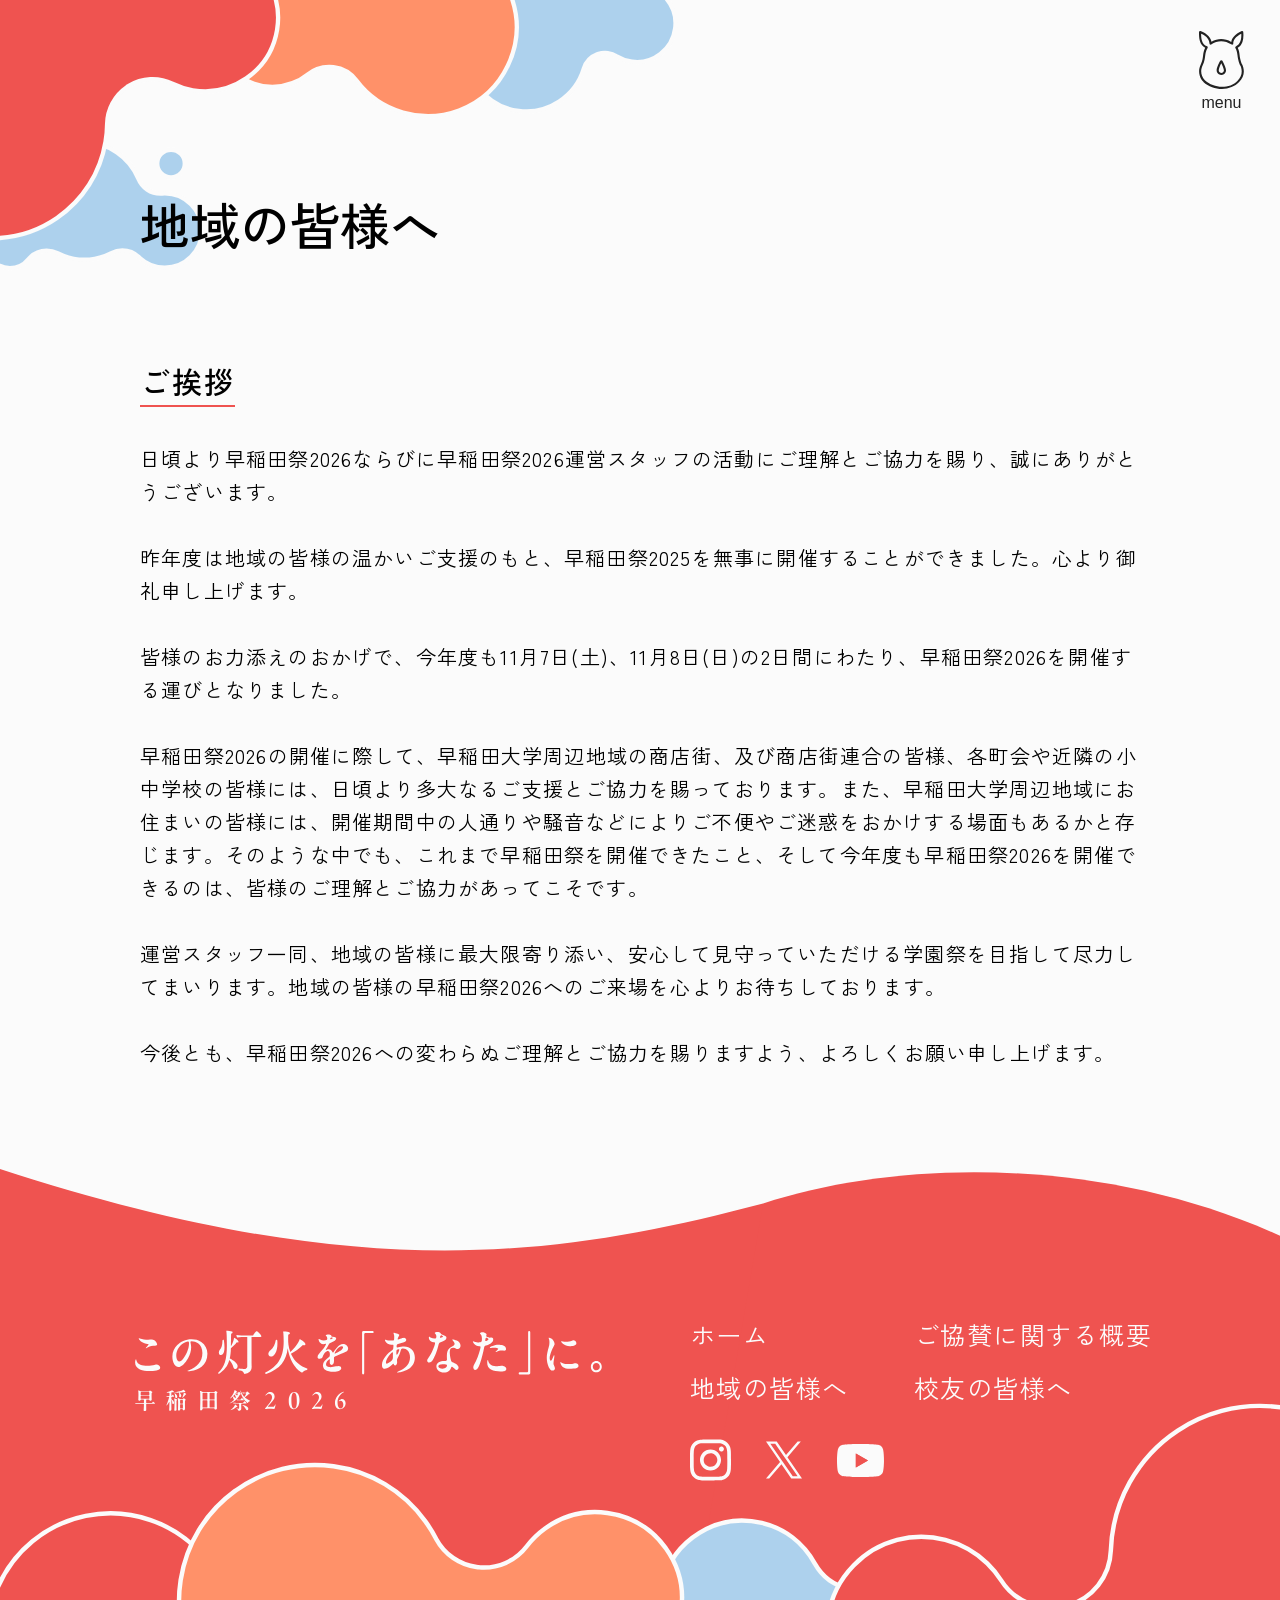
<file: pages/component.html>
<!DOCTYPE html>
<html lang="ja">
<head>
    <meta charset="UTF-8">
    <meta name="viewport" content="width=device-width, initial-scale=1.0">
    
    <title>早稲田祭2026</title>
    <meta name="description" content="早稲田祭2026の公式サイトです。開催に向けた最新情報や、早稲田祭に関わる皆さまへのご案内を掲載しています。">
    <meta name="keywords" content="早稲田祭,早稲田大学,学園祭,大学祭,早稲田祭運営スタッフ,運スタ,早稲田,早稲田祭2026">
    <meta property="og:url" content="https://github.com/wasedasai/Wasedasai-2026/" />
    <meta property="og:type" content="website" />
    <meta property="og:title" content="早稲田祭2026" />
    <meta property="og:description" content="早稲田祭2026の公式サイトです。開催に向けた最新情報や、早稲田祭に関わる皆さまへのご案内を掲載しています。" />
    <meta property="og:site_name" content="早稲田祭2026" />
     <meta property="og:image" content="../img/component/icon-logo.png"/>
     <link rel="icon" href="img/icon-logo-mini8.svg" type="image/png">
    <meta name="google-site-verification" content="gY6uZkLs6Fgp8rOkiZ4x9xykbWo_5TxCvbBTTapv6nk" />
    <link rel="icon" href="img/icon-logo-mini8.svg" type="image/png">


<link rel="stylesheet" href="../css/component.css">
    <link rel="preconnect" href="https://fonts.googleapis.com">
    <link rel="preconnect" href="https://fonts.gstatic.com" crossorigin>
    <link href="https://fonts.googleapis.com/css2?family=Damion&family=Inter:ital,opsz,wght@0,14..32,100..900;1,14..32,100..900&family=Manufacturing+Consent&family=Noto+Sans+JP:wght@100..900&family=Zen+Kaku+Gothic+New&display=swap" rel="stylesheet">

</head>
<body>
    <header>
        <div class="head-left">
            <img src="../img/component/header-pc.svg" alt="" class="pc">
            <img src="../img/component/header-sp.svg" alt="" class="sp">
        </div>
    </header>
    <button id="menu-btn" class="menu-btn">
        <img src="../img/MENU.svg" alt="menu" class="menu-icon">
        <span class="menu-text">menu</span>
    </button>

    <nav id="menu-overlay" class="menu-overlay">
        <img src="../img/MENU-back.svg" alt="" class="menu-bg-svg">
        <button id="menu-close" class="menu-close">
            <div class="close-icon-wrap">
                <span class="close-line"></span>
                <span class="close-line"></span>
            </div>
            <span class="close-text">close</span>
        </button>
        <ul class="menu-list">
            <li><a href="../index.html">ホーム</a></li>
            <li><a href="../html/sponsor.html">ご協賛に関する概要</a></li>
            <li><a href="../html/ogob.html">校友の皆様へ</a></li>
            <li><a href="../html/community.html">地域の皆様へ</a></li>
        </ul>
    </nav>
    <section class="page-title">
        <h1>地域の皆様へ</h1>
    </section>
    <section class="content">
        <div class="section-title">
            <h2>ご挨拶</h2>
            <div class="under-line"></div>
        </div>
        <p>日頃より早稲田祭2026ならびに早稲田祭2026運営スタッフの活動にご理解とご協力を賜り、誠にありがとうございます。</p><div class="p-space"></div>
        <p>昨年度は地域の皆様の温かいご支援のもと、早稲田祭2025を無事に開催することができました。心より御礼申し上げます。</p><div class="p-space"></div>
        <p>皆様のお力添えのおかげで、今年度も11月7日(土)、11月8日(日)の2日間にわたり、早稲田祭2026を開催する運びとなりました。</p><div class="p-space"></div>
        <p>早稲田祭2026の開催に際して、早稲田大学周辺地域の商店街、及び商店街連合の皆様、各町会や近隣の小中学校の皆様には、日頃より多大なるご支援とご協力を賜っております。また、早稲田大学周辺地域にお住まいの皆様には、開催期間中の人通りや騒音などによりご不便やご迷惑をおかけする場面もあるかと存じます。そのような中でも、これまで早稲田祭を開催できたこと、そして今年度も早稲田祭2026を開催できるのは、皆様のご理解とご協力があってこそです。</p><div class="p-space"></div>
        <p>運営スタッフ一同、地域の皆様に最大限寄り添い、安心して見守っていただける学園祭を目指して尽力してまいります。地域の皆様の早稲田祭2026へのご来場を心よりお待ちしております。</p><div class="p-space"></div>
        <p>今後とも、早稲田祭2026への変わらぬご理解とご協力を賜りますよう、よろしくお願い申し上げます。</p>
    </section>
    <footer class="footer-all">
        <div class="foooter-back">
            <img src="../img/component/footer-pc.svg" alt="" class="pc">
            <img src="../img/component/footer-sp.svg" alt="" class="sp">
        </div>
        <div class="flex-box">
            <div class="flex-box-left">
                <a href="../index.html">ホーム</a>
                <a href="../html/community.html">地域の皆様へ</a>
                <div class="sns-icons">
                    <a href="https://www.instagram.com/wasedasai?igsh=Y2s3NTk2NDYyN3Ux"><img src="../img/component/insta.svg" alt="Instagram"></a>
                    <a href="https://x.com/wasedasai?s=21"><img src="../img/component/X.svg" alt="X"></a>
                    <a href="https://youtube.com/@wasedasaiofficial?si=K2WDGj-rLOmWgj-U"><img src="../img/component/youtube.svg" alt="YouTube"></a>
                </div>
            </div>
            <div class="flex-box-right">
                <a href="../html/sponsor.html">ご協賛に関する概要</a>
                <a href="../html/ogob.html">校友の皆様へ</a>
            </div>
        </div>
    </footer>
    <script src="../js/component.js"></script>
</body>
</html>
</file>
<file: css/index.css>
body {
    background-color: #FBFBFB;
    overflow-x: hidden;
    font-family: "Zen Kaku Gothic New", sans-serif;
    margin: 0;
    transition: background-color 0.8s ease;
}

::selection {
    background-color: #EF5350; 
    color: #FBFBFB;            
}

::-moz-selection {
    background-color: #EF5350;
    color: #FBFBFB;
}

body.no-scroll {
    overflow: hidden;
    touch-action: none; 
}

h1, h2, h3, h4 {
    margin: 0;
}
p {
    font-size: 20px;
    letter-spacing: 0.06em;
    line-height: 33px;
    margin: 0;
    color: #222222;
}

a {
    font-size: 20px;
    letter-spacing: 0.06em;
    line-height: 33px;
    color: #EF5350;
    text-decoration: underline;
    text-decoration-thickness: 6.5%;
    text-underline-offset: 19%;
    margin: 0;
}

section {
    position: relative;
    z-index: 2;              
    pointer-events: none;    
    margin-top: 120px;
    margin-bottom: 70px;
    padding: 0 140px;
}

section * {
    pointer-events: auto;
}

.loading-screen {
    position: fixed;
    top: 0;
    left: 0;
    width: 100%;
    height: 100%;
    z-index: 9999; 
    transition: opacity 0.5s ease, visibility 0.5s ease; 
}

.loading-video {
    width: 100%;
    height: 100%;
    object-fit: cover;
}

.loading-screen.hidden {
    opacity: 0;
    visibility: hidden;
    pointer-events: none;
}

.hero-section {
    position: relative;
    width: 100%;
    height: 100vh;
    overflow: hidden;
    top: 0;
    left: 0;
    z-index: 1;
}

.bg-animation {
    position: absolute;
    top: 0;
    left: 0;
    width: 100%;
    height: 100%;
    z-index: -1;
    
    background: linear-gradient(
        to bottom,
        #ADD1ED 0%,       
        #ADD1ED 33.33%,   
        #FF9169 50%,      
        #EF5350 70%,      
        #EF5350 100%
    );
    background-size: 100% 300%;
    background-position: 0% 0%; 
    transition: none;
}

.content {
    position: relative;
    display: flex;
    justify-content: center;
    align-items: center;
    height: 100%;
    padding: 20px;
    box-sizing: border-box;
    z-index: 1;
}

.title-svg {
    width: 100%;
    max-width: 800px;
    height: auto;
    filter: drop-shadow(0px 2px 6px rgba(0,0,0,0.15));
}

.title-svg img {
    width: 100%;
    height: auto;
    display: block;
}

.decorations {
    position: absolute;
    top: 0;
    left: 0;
    width: 100%;
    height: 100%;
    pointer-events: none; 
    z-index: 1; 
}

.decor {
    position: absolute;
    transform: scale(0);
    opacity: 0;
    transition: transform 0.7s cubic-bezier(0.2, 0.0, 0.2, 1), opacity 0.5s ease;
}

.decor-tl {
    top: 0;
    left: 0;
    transform-origin: top left;
    width: 12%; 
}


.decor-tr {
    top: 0;
    right: 0;
    transform-origin: top right;
    max-width: 40%;
}

.decor-bl {
    bottom: 0;
    left: 0;
    transform-origin: bottom left;
    max-width: 40%;
}

.decor-br {
    bottom: 0;
    right: 0;
    transform-origin: bottom right;
    max-width: 40% !important;
}

.decorations.show .decor {
    transform: scale(1);
    opacity: 1;
}

.main-content {
    position: relative;
    z-index: 1; 
    background-color: #fbfbfb;
    overflow: hidden; 
}

.container {
    margin: 0 auto;
}

.section-title {
    font-size: 30px;
    letter-spacing: 0.1em;
    margin-bottom: 50px;
    font-weight: 500;
    color: #222222;
    position: relative;
    display: inline-block; 
}

.section-title-B {
    font-size: 35px;
    letter-spacing: 0.1em;
    margin-bottom: 70px;
    font-weight: 500;
    color: #222222;
    position: relative;
    display: inline-block; 
}

.section-title::after {
    content: '';
    position: absolute;
    left: 0;
    bottom: -2px;            
    width: 100%;
    height: 2px;              
    background-color: #EF5350;
    border-radius: 999px;    
}


.info-section {
    margin-bottom: 20px;
}

.info-list {
    display: flex;
    flex-direction: column;
    gap: 30px;
}

.info-item {
    display: flex;
    align-items: center;
}

.info-label {
    flex-shrink: 0;
}

.label-svg {
    width: 100%;
    height: auto;
    display: block;
}

.info-text {
    font-size: 32px;
}

.item-date {
    gap: 60px;                  
}

.item-date .info-label {
    width: 205px;               
    transform: translateY(10px);
}

.item-place {
    gap: 95px;                
}

.item-place .info-label {
    width: 173px;               
    transform: translateY(-7px);
}

.item-organizer {
    gap: 62px;                
}

.item-organizer .info-label {
    width: 205px;                
    transform: translateY(1px); 
}

.greeting-catch {
    font-size: 45px;
    font-weight: normal;
    margin-bottom: 30px;
    letter-spacing: 0.15em;
    margin-top: 22px;
}

.greeting-body p {
    margin-bottom: 1.8rem;
    color: #222222;
}

.greeting-author {
    margin-top: 60px;
    text-align: right;
}

.action-buttons {
    display: flex;
    gap: 50px;
    margin-bottom: 70px;
}

.action-btn {
    flex: 1;
    display: flex;
    align-items: center;
    justify-content: center;
    position: relative;
    padding: 52px 10px;
    border-radius: 7px;
    color: #fbfbfb;
    font-size: 21px;
    font-weight: 500;
    letter-spacing: 0.08em;
    text-decoration: none;
    transition: transform 0.3s cubic-bezier(0.2, 0, 0.2, 1), box-shadow 0.3s ease;
    box-shadow: 0 4px 12px rgba(0, 0, 0, 0.05);
}

.action-btn:hover {
    transform: translateY(-7px);
    box-shadow: 0 12px 24px rgba(0, 0, 0, 0.17);
}

.action-btn .arrow {
    position: absolute;
    right: 24px;
    font-style: normal;
    font-size: 1.9rem;
    font-weight: 300;
}

.btn-red {
    background-color: #EF5350;
}

.btn-orange {
    background-color: #FF9169;
}

.btn-blue {
    background-color: #ADD1ED;
}

.sponsor-card {
    background-color: #fbfbfb;
    border-radius: 16px;
    padding: 50px 30px;
    box-shadow: 0 4px 12px rgba(0, 0, 0, 0.07);
    text-align: center;
    width: 70%;
    margin: 0 auto;
}

.sponsor-title {
    margin-bottom: 45px;
}

.sponsor-title .small {
    font-size: 0.85rem;
    color: #222222;
}

.sponsor-grid {
    display: grid;
    grid-template-columns: repeat(2, 1fr);
    gap: 50px 40px;
    max-width: 720px;
    margin: 0 auto;
    align-items: center;
}

.sponsor-item {
    display: flex;
    align-items: center;
    justify-content: center;
    height: 85px;
    transition: transform 0.3s cubic-bezier(0.2, 0, 0.2, 1), box-shadow 0.3s ease;
}

.sponsor-item img {
    max-width: 100%;
    max-height: 100%;
    object-fit: contain;
}

.sponsor-item:hover {
    transform: translateY(-1px);
}

.contact-section {
    margin-bottom: 100px;
}

.contact-container {
    display: flex;
    align-items: center;
    gap: 130px;        
    margin-top: 40px;   
    width: 100%;
}

.contact-item {
    display: flex;
    align-items: center; 
    gap: 40px;          
    flex: 0 0 auto;
}

.contact-icon {
    width: 80px;
    height: 80px;
    border-radius: 50%;
    display: flex;
    align-items: center;
    justify-content: center;
    flex-shrink: 0;
}

.contact-icon svg {
    width: 45px;
    height: 45px;
    stroke: #FBFBFB;
}

.icon-red {
    background-color: #FF9169;
}

.icon-blue {
    background-color: #A8D1ED;
}

.contact-label {
    margin-bottom: 18px;
    text-indent: -0.6em; 
}

.contact-detail {
    margin: 4px 0;
}

.contact-detail a {
    color: #EE5351;
    text-decoration: underline;
    text-underline-offset: 3px;
}

.contact-divider {
    width: 2px;                 
    height: 120px;              
    background-image: linear-gradient(to bottom, #222222 50%, transparent 50%);
    background-repeat: repeat-y;
    background-size: 2px 10px; 
    flex-shrink: 0;
}

.bg-decorations {
    position: absolute;
    top: 0;
    left: 0;
    width: 100%;
    height: 100%;
    z-index: 1;             
    pointer-events: none;   
}

.bg-blob {
    position: absolute;
    height: auto;
    pointer-events: auto !important; 
    cursor: pointer;
    animation-timing-function: ease-in-out;
    animation-iteration-count: infinite;
}

.blob-top {
    top: 25%;
    right: -20px;
    width: 18%; 
    animation-name: float-top;
    animation-duration: 5s; 
    animation-delay: -3s;
}

.blob-left {
    top: 68%;
    width: 20%;  
    animation-name: float-left;
    animation-duration: 7s; 
    animation-delay: -5s;
}

.blob-right {
    bottom: 5%;
    right: -10%;
    width: 50%;
    max-width: 600px;
    animation-name: float-right;
    animation-duration: 9s; 
    animation-delay: -1s;
}

@keyframes float-top {
    0%, 100% {
        transform: translate(0, 0);
    }
    33% {
        transform: translate(10px, 15px); 
    }
    66% {
        transform: translate(-5px, -5px); 
    }
}
@keyframes float-left {
    0%, 100% {
        transform: translate(0, 0);
    }
    25% {
        transform: translate(-10px, 5px); 
    }
    50% {
        transform: translate(0px, 15px);  
    }
    75% {
        transform: translate(10px, 0px);  
    }
}

/* rightの図形用の動き */
@keyframes float-right {
    0%, 100% {
        transform: translate(0, 0);
    }
    20% {
        transform: translate(10px, -10px);
    }
    40% {
        transform: translate(0px, 10px);   
    }
    60% {
        transform: translate(-10px, -5px); 
    }
    80% {
        transform: translate(5px, 10px);
    }
}

.sp-br {
    display: none;
}

.sp-decor {
    display: none;
}

.menu-btn {
    position: fixed;
    top: 30px;
    right: 30px;
    z-index: 100;
    background: transparent;
    border: none;
    cursor: pointer;
    display: flex;
    flex-direction: column;
    align-items: center;
    opacity: 0;
    visibility: hidden;
    transform: translateY(-20px);
    transition: all 0.5s cubic-bezier(0.2, 0, 0.2, 1);
}

.menu-btn.show {
    opacity: 1;
    visibility: visible;
    transform: translateY(0);
}

.menu-icon {
    width: 45px; 
    height: auto;
}

.menu-text {
    font-size: 16px;
    color: #222222;
    margin-top: 5px;
    font-weight: 500;
}

.menu-overlay {
    position: fixed;
    top: 0;
    right: 0;       
    width: 35vw;         
    min-width: 320px;    
    max-width: 450px;     
   height: 65vh;      
    min-height: 550px;   
    z-index: 101;
    background: transparent; 
    transform-origin: top right;
    transform: scale(0);
    opacity: 0;
    transition: transform 0.6s cubic-bezier(0.2, 0.8, 0.2, 1), opacity 0.4s ease; 
    display: flex;
    flex-direction: column;
    padding: 80px 40px 40px 40px;
    box-sizing: border-box;
}

.menu-bg-svg {
    position: absolute;
    top: 0;
    right: 0;
    width: 100%; 
    height: 100%; 
    object-fit: cover; 
    object-position: top right;    
    z-index: -1; 
    pointer-events: none; 
}

.menu-overlay.active {
    transform: scale(1);
    opacity: 1;
}

.menu-close {
    position: absolute;
    top: 30px;
    right: 30px;
    background: transparent;
    border: none;
    cursor: pointer;
    color: #FBFBFB;
    display: flex;
    flex-direction: column;
    align-items: center;
}

.close-icon-wrap {
    position: relative;
    width: 45px;
    height: 45px;
}

.close-line {
    position: absolute;
    top: 50%;
    left: 0;
    width: 100%;
    height: 1.4px;
    background-color: #FBFBFB;
}

.close-line:nth-child(1) { transform: rotate(45deg); }
.close-line:nth-child(2) { transform: rotate(-45deg); }

.close-text {
    font-size: 16px;
    margin-top: 5px;
    font-weight: 300;
}

.menu-list {
    list-style: none;
    padding: 0;
    margin: auto 0;
    text-align: center;
    transform: translateX(30px);
}

.menu-list li {
    margin-bottom: 35px;
}

.menu-list a {
    color: #FBFBFB;
    text-decoration: none;
    font-size: 20px;
    letter-spacing: 0.1em;
    transition: opacity 0.3s ease;
}

.menu-list a:hover {
    opacity: 0.7;
}


@media (max-width: 1380px) {
    .contact-container {
        gap: 4vw; 
    }
    
    .contact-item {
        gap: 20px; 
    }
}

@media (max-width: 1024px) {
    .contact-container {
        flex-direction: column;
        align-items: flex-start;
        gap: 50px; 
        margin-top: 30px;
    }

    .contact-divider {
        width: 100%;
        height: 2px;
        background-image: linear-gradient(to right, #222222 50%, transparent 50%);
        background-repeat: repeat-x;
        background-size: 10px 2px; 
    }
}

@media (max-width: 1024px) {

    .sp-br {
    display: none;
}

    p, a {
        font-size: 16px;
        line-height: 26px;
        letter-spacing: 0.03em;
    }

    section {
        padding: 0 50px;
        margin-top: 80px;
        margin-bottom: 50px;
    }
    section:first-of-type {
        margin-top: 20px; 
    }

    .section-title {
        font-size: 26px;
        margin-bottom: 25px;
    }

    .section-title::after {
        height: 1px;
    }

    .section-title-B {
        font-size: 30px;
        margin-bottom: 35px;
    }
    .title-svg{
        width: 80%;
    }

    .decor-tl {
        width: 25%;
    }
    .decor-tr {
        max-width: 60%;
    }
    .decor-bl {
        max-width: 60%;
    }
    .decor-br {
        max-width: 30% !important;
    }

    .greeting-catch {
        font-size: 29px;
        margin-bottom: 25px;
    }

    .greeting-body p {
    margin-bottom: 1.0rem;
    color: #222222;
    }

    .blob-top {
        width: 20%;
    }
    .blob-left {
        width: 28%; 
    }
    .blob-right {
        width: 40%; 
        max-width: 450px;
        bottom: 11%;
    }

    .info-text {
        font-size: 20px;
    }

    .date-svg {
        width: 270px;
    }

    .item-date {
        gap: 40px;
    }

    .item-date .info-label {
        width: 160px;
    }

    .item-place {
        gap: 60px;
    }

    .item-place .info-label {
        width: 140px;
    }

    .item-organizer {
        gap: 40px;
    }

    .item-organizer .info-label {
        width: 160px;
    }

    .action-buttons {
        gap: 24px;
        margin-bottom: 50px;
    }

    .action-btn {
        padding: 36px 15px;
        font-size: 16px;
        display: flex;
        align-items: center;
    }

    .action-btn .arrow {
        position: absolute;
        right: 8px;
        top: 50%;
        transform: translateY(-55%); 
        font-style: normal;
        font-size: 1.4rem;
        line-height: 1;
    }

    .sponsor-card {
    width: 85%;
    padding: 30px 40px;
    }

    .sponsor-grid {
        gap: 25px 20px; 
        max-width: 500px; 
    }

    .sponsor-item {
        height: 65px;
    }

    .sponsor-item img {
        max-height: 79%;
    }

    .contact-section {
        margin-bottom: 70px;
    }

    .contact-container {
        flex-direction: column;
        align-items: flex-start;
        gap: 30px;
        margin-top: 20px;
    }

    .contact-divider {
        width: 60%;
        height: 1px;
        background-image: linear-gradient(to right, #222222 50%, transparent 50%);
        background-repeat: repeat-x;
        background-size: 10px 1px;
    }

    .contact-icon {
        width: 65px;
        height: 65px;
    }

    .contact-icon svg {
        width: 35px;
        height: 35px;
    }
    .loading-video {
        object-fit: contain;
    }
    .loading-screen {
    background-color: #ffffff; 
    }
    .menu-overlay {
        width: 55vw;         
        min-width: 450px;   
        max-width: 600px;
        
        height: 60vh;
        min-height: 500px;  
    }

    .menu-list {
        transform: translateX(32px); 
    }
}

@media (max-width: 600px) {
    .loading-video {
        object-fit: contain;
    }
    .loading-screen {

    background-color: #ffffff; 
    }
    .sp-br {
        display: inline;
    }

    p, a {
        font-size: 14px;
        line-height: 26px;
        letter-spacing: 0.03em; 
    }

    section {
        padding: 0 20px;
        margin-top: 60px;
        margin-bottom: 40px;
    }

    .pc-decor {
         display: none;
    }
        
    .sp-decor {
        display: block;
    }
    
    .decor-top {
        top: 0;
        left: 0;
        width: 100%; 
        transform-origin: top center;
    }


    .decor-bottom {
        bottom: 0;
        left: 0;
        width: 100%; 
        transform-origin: bottom center;
    }
    
    .decor {
        position: absolute;
        transform: scale(0);
        opacity: 0;
        transition: transform 0.5s cubic-bezier(0.2, 0.0, 0.2, 1), opacity 0.5s ease;
    }

    .decorations.show .decor {
    transform: scale(1);
    opacity: 1;
    }

    .title-svg {
        transform: translateX(10px); 
    }

    .section-title {
        font-size: 20px;
        margin-bottom: 30px;
    }

    .section-title-B {
        font-size: 24px;
        margin-bottom: 35px;
    }

    .info-item {
        flex-direction: row; 
        align-items: center;
        gap: 15px;
    }

    .date-svg{
        width: 210px;
    }
    

    .info-text {
        font-size: 15px; 
    }

    .item-date .info-label {
    width: 120px;               
    transform: translateY(5px);
    }

    .item-place {
        gap: 34px;                
    }

    .item-place .info-label {
        width: 103px;               
        transform: translateY(-7px);
    }

    .item-organizer {
        gap: 15px;                
    }

    .item-organizer .info-label {
        width: 120px;                
        transform: translateY(1px); 
    }
    .greeting-catch {
        font-size: 22px;
        margin-bottom: 13px;
        margin-top: 0px;
    }

    .greeting-body p {
    margin-bottom: 0.6rem;
    color: #222222;
    }

    .greeting-author {
        margin-top: 30px;
    }

    .action-buttons {
        flex-direction: column;
        gap: 16px;
        margin-bottom: 40px;
    }

    .action-btn {
        padding: 38px 15px; 
        font-size: 16px;
    }

    .sponsor-card {
        width: 100%;
        box-sizing: border-box;
        padding: 30px 15px;
    }

    .sponsor-grid {
        grid-template-columns: 1fr;
        gap: 20px;
    }

    .sponsor-item img {
        width: 70%;
    }

    .contact-section {
        margin-bottom: 60px;
    }

    .contact-section .section-title {
        margin-bottom: 15px; 
    }

    .contact-container {
        flex-direction: column;
        align-items: flex-start;
        gap: 20px;
        margin-top: 10px; 
    }
    

    .contact-item {
        gap: 25px;
    }

    .contact-icon {
        width: 55px;
        height: 55px;
    }

    .contact-icon svg {
        width: 30px;
        height: 30px;
    }

    .contact-divider {
        width: 100%;
        height: 1px;
        background-image: linear-gradient(to right, #222222 50%, transparent 50%);
        background-repeat: repeat-x;
        background-size: 10px 1px;
    }
    .contact-label {
    margin-bottom: 5px; 
    }

    .contact-detail {
        margin: 2px 0; 
    }

.menu-btn {
        top: 15px;
        right: 15px;
    }
    
    .menu-icon {
        width: 35px;
    }
    
    .menu-text {
        font-size: 12px;
    }

    .menu-overlay {
        width: 280px;       
        min-width: unset;    
        max-width: 90vw;     
        height: 380px;      
        min-height: unset; 
        
        padding: 60px 15px 20px 15px; 
    }

    .menu-close {
        top: 15px;
        right: 15px;
    }
    
    .close-icon-wrap {
        width: 30px;
        height: 30px;
    }
    
    .close-text {
        font-size: 12px;
    }

    .menu-list {
        transform: translateX(22px); 
    }
    
    .menu-list li {
        margin-bottom: 20px; 
    }
    
    .menu-list a {
        font-size: 16px;     
    }
}
</file>
<file: css/component.css>
body {
    background-color: #FBFBFB;
    margin: 0;
    padding: 0;
    overflow-x: hidden;
    font-family: "Zen Kaku Gothic New", sans-serif;
}

::selection {
    background-color: #EF5350;
    color: #FBFBFB;            
}


::-moz-selection {
    background-color: #EF5350;
    color: #FBFBFB;
}

.head-left img {
    overflow: visible !important;
    width: 53vw;
    height: auto;
}
.page-title {
    padding: 0 140px;
    margin-top: -130px;
}
.page-title h1 {
    font-size: 50px;
    font-weight: 500;
    margin-bottom: 100px;
}
.content {
    padding: 0 140px;
}
.content h2 {
    font-size: 30px;
    letter-spacing: 0.06em;
    font-weight: 500;
    margin: 0;
}
.section-title {
    width: fit-content;
    margin-bottom: 35px;
}
.under-line {
  margin-top: 2px;
  height: 1.5px;
  width: 100%;
  background-color: #EF5350;
  transform-origin: left center;
  transform: scaleX(0); 
  transition: transform 0.6s ease-out;
}

.under-line.is-active {
  transform: scaleX(1);
}
.content p {
    font-size: 20px;
    letter-spacing: 0.06em;
    line-height: 33px;
    margin: 0;
}
a {
    font-size: 20px;
    letter-spacing: 0.06em;
    line-height: 33px;
    color: #EF5350;
    text-decoration: underline;
    text-decoration-thickness: 6.5%;
    text-underline-offset: 19%;
    margin: 0;
}
.footer-all {
    position: relative;
    margin-top: 100px;
}
/* .foooter-back {
    position: absolute;
    z-index: -1;
} */
.foooter-back img {
    width: 100vw;
    height: auto;
}
footer a {
    text-decoration: none;
    color: #FBFBFB;
    font-size: 25px;
    letter-spacing: 0.06em;
}
.flex-box {
    position: absolute;
    top: 33%;
    right: 10%;
    display: flex;
    gap: 30px;
}
.flex-box-left,
.flex-box-right {
    display: flex;
    flex-direction: column;
    gap: 20px;
}
.sns-icons {
    display: flex;
    gap: 35px;
    margin-top: 15px;
    align-items: center;
}
.menu-btn {
    position: fixed;
    top: 30px;
    right: 30px;
    z-index: 100;
    background: transparent;
    border: none;
    cursor: pointer;
    display: flex;
    flex-direction: column;
    align-items: center;
    transition: all 0.5s cubic-bezier(0.2, 0, 0.2, 1);
}


.menu-icon {
    width: 45px; 
    height: auto;
}

.menu-text {
    font-size: 16px;
    color: #222222;
    margin-top: 5px;
    font-weight: 500;
}

.menu-overlay {
    position: fixed;
    top: 0;
    right: 0;       
    width: 35vw;         
    min-width: 320px;    
    max-width: 450px;     
   height: 65vh;      
    min-height: 550px;   
    z-index: 101;
    background: transparent; 
    transform-origin: top right;
    transform: scale(0);
    opacity: 0;
    transition: transform 0.6s cubic-bezier(0.2, 0.8, 0.2, 1), opacity 0.4s ease; 
    display: flex;
    flex-direction: column;
    padding: 80px 40px 40px 40px;
    box-sizing: border-box;
}

.menu-bg-svg {
    position: absolute;
    top: 0;
    right: 0;
    width: 100%; 
    height: 100%; 
    object-fit: cover; 
    object-position: top right;    
    z-index: -1; 
    pointer-events: none; 
}

.menu-overlay.active {
    transform: scale(1);
    opacity: 1;
}

.menu-close {
    position: absolute;
    top: 30px;
    right: 30px;
    background: transparent;
    border: none;
    cursor: pointer;
    color: #FBFBFB;
    display: flex;
    flex-direction: column;
    align-items: center;
}

.close-icon-wrap {
    position: relative;
    width: 45px;
    height: 45px;
}

.close-line {
    position: absolute;
    top: 50%;
    left: 0;
    width: 100%;
    height: 1.4px;
    background-color: #FBFBFB;
}

.close-line:nth-child(1) { transform: rotate(45deg); }
.close-line:nth-child(2) { transform: rotate(-45deg); }

.close-text {
    font-size: 16px;
    margin-top: 5px;
    font-weight: 300;
}

.menu-list {
    list-style: none;
    padding: 0;
    margin: auto 0;
    text-align: center;
    transform: translateX(30px);
}

.menu-list li {
    margin-bottom: 35px;
}

.menu-list a {
    color: #FBFBFB;
    text-decoration: none;
    font-size: 20px;
    letter-spacing: 0.1em;
    transition: opacity 0.3s ease;
}
.p-space {
    height: 33px;
}
.menu-list a:hover {
    opacity: 0.7;
}
.sp {
    display: none;
}
@media (min-width: 767px) and (max-width: 1024px) {
.head-left img {
    overflow: visible !important;
    width: 90vw;
    height: auto;
}
.page-title {
    padding: 0 60px;
    margin-top: -90px;
}
.page-title h1 {
    font-size: 35px;
    font-weight: 500;
    margin-bottom: 60px;
}
.content {
    padding: 0 60px;
}
.content h2 {
    font-size: 23px;
}
.content p {
    font-size: 16px;
    letter-spacing: 0.03em;
    line-height: 26px;
}
.p-space {
    height: 18px;
}
a {
    font-size: 16px;
    letter-spacing: 0.03em;
    line-height: 26px;
    text-decoration-thickness: 6.5%;
    text-underline-offset: 19%;
}
.p-space {
    height: 20px;
}
.flex-box {
    width: 100%;
    left: 0;
    top: 25%; /* お好みの高さに合わせてください */
    padding-left: 55%; /* ★ 左側に50%の余白を作り、文字全体を右に押し出す */
    box-sizing: border-box;
    flex-direction: column;
    align-items: flex-start; /* ★ ここを flex-start（左揃え）に戻す */
    gap: 45px;
}

.flex-box-left,
.flex-box-right {
    display: contents; 
}
.flex-box-left > a,
.flex-box-right > a {
    font-size: 20px; 
}
    .flex-box-left > a:nth-of-type(1) { order: 1; }
    .flex-box-right > a:nth-of-type(1) { order: 2; }
    .flex-box-left > a:nth-of-type(2) { order: 3; }
    .flex-box-right > a:nth-of-type(2) { order: 4; }
    .sns-icons {
        position: absolute;
        left: 17%;
        bottom: 0%;
        margin-top: 0;
    }
.sns-icons img {
    height: 30px;
}
.menu-overlay {
        width: 55vw;         
        min-width: 450px;   
        max-width: 600px;
        
        height: 60vh;
        min-height: 500px;  
    }

    .menu-list {
        transform: translateX(32px); 
    }
.sp {
    display: block;
}
.pc {
    display: none;
}
}
@media (max-width: 767px) {
    .head-left img {
    overflow: visible !important;
    width: 90vw;
    height: auto;
}
.page-title {
    padding: 0 30px;
    margin-top: -60px;
}
.page-title h1 {
    font-size: 25px;
    font-weight: 500;
    margin-bottom: 60px;
}
.content {
    padding: 0 30px;
}
.content h2 {
    font-size: 17px;
}
.content p {
    font-size: 14px;
    letter-spacing: 0.03em;
    line-height: 26px;
}
a {
    font-size: 14px;
    letter-spacing: 0.03em;
    line-height: 26px;
    text-decoration-thickness: 6.5%;
    text-underline-offset: 19%;
}
.flex-box {
    width: 100%;
    left: 0;
    top: 25%;
    padding-left: 55%;
    box-sizing: border-box;
    flex-direction: column;
    align-items: flex-start;
    gap: 12px;
}
.flex-box-left,
.flex-box-right {
    display: contents; 
}
.flex-box-left > a,
.flex-box-right > a {
    font-size: 14px; 
}
    .flex-box-left > a:nth-of-type(1) { order: 1; }
    .flex-box-right > a:nth-of-type(1) { order: 2; }
    .flex-box-left > a:nth-of-type(2) { order: 3; }
    .flex-box-right > a:nth-of-type(2) { order: 4; }
    .sns-icons {
        position: absolute;
        left: 14%;
        bottom: 0;
        margin-top: 0;
        gap: 25px;
    }
.sns-icons img {
    height: 20px;
}
.menu-btn {
        top: 15px;
        right: 15px;
    }
    
    .menu-icon {
        width: 35px;
    }
    
    .menu-text {
        font-size: 12px;
    }

    .menu-overlay {
        width: 280px;       
        min-width: unset;    
        max-width: 90vw;     
        height: 380px;      
        min-height: unset; 
        
        padding: 60px 15px 20px 15px; 
    }

    .menu-close {
        top: 15px;
        right: 15px;
    }
    
    .close-icon-wrap {
        width: 30px;
        height: 30px;
    }
    
    .close-text {
        font-size: 12px;
    }

    .menu-list {
        transform: translateX(22px); 
    }
    
    .menu-list li {
        margin-bottom: 20px; 
    }
    
    .menu-list a {
        font-size: 16px;     
    }
    .p-space {
    height: 18px;
}
.sp {
    display: block;
}
.pc {
    display: none;
}
}
</file>
<file: css/ogob.css>
::selection {
    background-color: #EF5350;
    color: #FBFBFB;            
}


::-moz-selection {
    background-color: #EF5350;
    color: #FBFBFB;
}
.support-title {
    margin-top: 70px;
    margin-bottom: 50px;
}
.support-content {
    display: flex;
    height: fit-content;
}
.support-block {
    display: flex;
}
.support-num {
    font-size: 50px;
    font-weight: 300;
    margin: 0;
    margin-right: 50px;
}
.first {
    color: #FF9169 !important;
}
.second {
    color: #FF9169 !important;
}
.support-up {
    margin: 0;
    font-size: 25px;
    font-weight: 500;
}
.support-down {
    margin: 0;
    font-size: 20px;
}
.QR {
    height: 300px;
    width: 300px;
}
.support-line {
    background-color: #FF9169 !important;
    height: 77px;
    width: 1px;
    margin: 0 90px;
}
.support-right {
    display: flex;
    flex-direction: column;
    justify-content: center;
}
.content h3 {
    font-size: 25px;
    letter-spacing: 0.06em;
    margin: 0;
    margin-top: 60px;
    margin-bottom: 25px;
    font-weight: normal;
}
.border-title {
    margin: 50px 0 10px 0 !important; 
}
.news-list {
    list-style: none;
    padding: 0;
    margin: 0;
    line-height: 55px;
    border-top: 1px solid #222222;
}
.news-item {
    display: flex;
    align-items: baseline;
}
.news-date {
    display: flex;
    align-items: center;
    font-size: 20px;
    letter-spacing: 0.06em;
}
.year {
    font-size: 50px;
    letter-spacing: 0.06em;
    margin: 2px;
}
.month {
    font-size: 50px;
    letter-spacing: 0.06em;
    margin: 2px;
}
.period {
    font-size: 50px;
    letter-spacing: 0.06em;
    margin: 2px;
}
.day {
    font-size: 50px;
    margin-right: -5px;
}
.sunday {
    font-size: 18px;
    font-weight: bold;
    align-self: center;
    transform-origin: center center;
    display: inline-block;
    transform: rotate(90deg) translateX(5px);
    color: #B02E2D;
}
.procedure {
    margin: 40px 0 20px 0 !important;
}
.url {
    margin-top: 33px !important;
}
a {
    font-size: 20px;
    letter-spacing: 0.06em;
    line-height: 33px;
    color: #EF5350;
    text-decoration: underline;
    text-decoration-thickness: 6.5%;
    text-underline-offset: 19%;
    margin: 0;
}
.url-a {
    margin-left: 8px !important;
    margin-bottom: 33px !important;
}
.content img {
    display: block;
}
.certificate {
margin-top: 45px !important;
}
.inquiry {
    margin-top: 75px;
}
.mail-box {
    display: flex;
    margin-top: 7px;
    margin-bottom: 55px;
}
.mail-img {
    margin-right: 15px;
    margin-bottom: -2px;
}
@media (min-width: 767px) and (max-width: 1024px) {
    .support-title {
    margin-top: 55px;
}
.support-num {
    font-size: 40px;
    font-weight: 300;
    margin: 0;
    margin-right: 40px;
}
.support-up {
    margin: 0;
    font-size: 20px;
    font-weight: 500;
}
.support-down {
    margin: 0;
    font-size: 16px;
}
.support-line {
    background-color: #222222;
    height: 60px;
    width: 1px;
    margin: 0 60px;
}
.content h3 {
    font-size: 20px;
    letter-spacing: 0.06em;
    margin: 0;
    margin-top: 35px;
    margin-bottom: 15px;
    font-weight: normal;
}
.border-title {
    margin: 35px 0 5px 0 !important; 
}
.news-list {
    list-style: none;
    padding: 0;
    margin: 0;
    border-top: 1px solid #222222;
}
.news-item {
    display: flex;
    align-items: baseline;
}
.news-date {
    display: flex;
    align-items: center;
    font-size: 20px;
    letter-spacing: 0.06em;
}
.year {
    font-size: 40px;
    letter-spacing: 0.04em;
    margin: 2px;
}
.month {
    font-size: 40px;
    letter-spacing: 0.04em;
    margin: 2px;
}
.period {
    font-size: 37px;
    letter-spacing: 0.04em;
    margin: 2px;
}
.day {
    font-size: 40px;
    margin-right: -5px;
}
.sunday {
    font-size: 13px;
    font-weight: bold;
    align-self: center;
    transform-origin: center center;
    display: inline-block;
    transform: rotate(90deg) translateX(3px);
    color: #B02E2D;
}
.procedure {
    margin: 35px 0 15px 0 !important;
}
.url {
    margin-top: 20px !important;
}
a {
    font-size: 16px;
    letter-spacing: 0.06em;
    line-height: 33px;
    color: #EF5350;
    text-decoration: underline;
    text-decoration-thickness: 6.5%;
    text-underline-offset: 19%;
    margin: 0;
}
.url-a {
    margin-left: 8px !important;
    margin-bottom: 33px !important;
}
.content img {
    display: block;
}
.certificate {
margin-top: 30px !important;
}
.inquiry {
    margin-top: 55px;
}
.mail-box {
    display: flex;
    align-items: center;
    margin-top: 7px;
    margin-bottom: 40px;
}
.mail-img {
    height: 20px;
    margin-right: 12px;
    margin-bottom: -4px;
}
}
@media (max-width: 767px) {
    .support-title {
    margin-top: 40px;
    margin-bottom: 25px;
}
.support-content {
    display: flex;
    flex-direction: column;
    height: fit-content;
}
.support-block {
    display: flex;
}
.support-num {
    font-size: 33px;
    font-weight: 300;
    margin: 0;
    margin-right: 20px;
}
.support-up {
    margin: 0;
    font-size: 17px;
    font-weight: 500;
}
.support-down {
    margin: 0;
    font-size: 14px;
}
.support-line {
    background-color: #222222;
    height: 1px;
    width: 227px;
    margin: 20px 0px;
}
.support-right {
    display: flex;
    flex-direction: column;
    justify-content: center;
}
.content h3 {
    font-size: 16px;
    letter-spacing: 0.06em;
    margin: 0;
    margin-top: 30px;
    margin-bottom: 12px;
    font-weight: normal;
}
.border-title {
    margin: 30px 0 5px 0 !important; 
}
.news-list {
    list-style: none;
    padding: 0;
    margin: 0;
}
.news-item {
    display: flex;
    align-items: baseline;
}
.news-date {
    display: flex;
    align-items: center;
    line-height: 33px;
}
.year {
    font-size: 34px;
    letter-spacing: 0.03em;
    margin: 2px;
}
.month {
    font-size: 34px;
    letter-spacing: 0.03em;
    margin: 2px;
}
.period {
    font-size: 30px;
    letter-spacing: 0.03em;
    margin: 2px;
}
.day {
    font-size: 34px;
    margin-right: -5px;
}
.sunday {
    font-size: 12px;
    font-weight: bold;
    align-self: center;
    transform-origin: center center;
    display: inline-block;
    transform: rotate(90deg) translateX(3px);
    color: #B02E2D;
}
.procedure {
    margin: 30px 0 15px 0 !important;
}
.url {
    margin-top: 20px !important;
}
a {
    font-size: 14px;
    letter-spacing: 0.03em;
    line-height: 26px;
    color: #EF5350;
    text-decoration: underline;
    text-decoration-thickness: 6.5%;
    text-underline-offset: 19%;
    margin: 0;
}
.url-a {
    margin-left: 8px !important;
    margin-bottom: 33px !important;
}
.QR {
    height: 190px;
    width: auto;
}
.content img {
    display: block;
}
.certificate {
margin-top: 40px !important;
}
.inquiry {
    margin-top: 45px;
}
.mail-box {
    display: flex;
    align-items: center;
    margin-top: 7px;
    margin-bottom: 20px;
}
.mail-img {
    height: 18px;
    margin-right: 10px;
    margin-bottom: 0px;
}
}
</file>
<file: css/sponsor.css>
::selection {
    background-color: #EF5350;
    color: #FBFBFB;            
}


::-moz-selection {
    background-color: #EF5350;
    color: #FBFBFB;
}

.section-title{
  margin-top: 80px;
}

.one{
  margin-top: 70px !important;
}

.two{
  margin-top: 20px !important;
}

.ad-grid {
  margin-top: 70px;
  display: grid;
  grid-template-columns: repeat(2, 1fr); 
  column-gap: 80px;                     
  row-gap: 40px;                        
  box-sizing: border-box;
}

.ad-item {
  position: relative;
  display: flex;
  align-items: center;
  gap: 40px;
  padding-bottom: 35px;
  border-bottom: 1px solid #222222;   
  box-sizing: border-box;
}

.ad-item:nth-child(odd)::after {
  content: "";
  position: absolute;
  right: -40px;     
  top: 0;
  bottom: 35px;     
  width: 1px;
  background-color: #222222;
}

.ad-item:last-child:nth-child(odd)::after {
  bottom: 0;
}
.ad-item:last-child,
.ad-item:nth-last-child(2):nth-child(odd) {
  border-bottom: none;
}

/* .item1{
  color: #EF5350;
}

.item2{
  color: #FF9169;
}

.item3{
  color: #ADD1ED;
} */

.item1 {
  /* color: #EF5350; */
  border-bottom-color: #EF5350; /* 下線の色を変更 */
}
.item1:nth-child(odd)::after {
  background-color: #EF5350; /* 右側の縦線の色を変更 */
}

/* --- item2 の線の色 --- */
.item2 {
  /* color: #FF9169; */
  border-bottom-color: #FF9169;
}
.item2:nth-child(odd)::after {
  background-color: #FF9169;
}

/* --- item3 の線の色 --- */
.item3 {
  /* color: #ADD1ED; */
  border-bottom-color: #ADD1ED;
}
.item3:nth-child(odd)::after {
  background-color: #ADD1ED;
}
.ad-num {
  font-size: 45px;
  /* color: #222222; */
  line-height: 1;
  flex-shrink: 0;
  font-weight: 500;
}

.num1{
  color: #EF5350;
}

.num2{
  color: #FF9169;
}

.num3{
  color: #ADD1ED;
}
.ad-content {
  flex-grow: 1;
}

.ad-title {
  color: #222222;
  font-size: 25px;
  font-weight: 300;
  margin: 0 0 12px 0;
}

.ad-text {
  font-size: 20px;
}

.address-flex {
    display: flex;
}

.address-label {
    flex-shrink: 0;
}

.sp-br {
    display: none;
}

@media (max-width: 1024px) {
  .sp-br {
        display: block;
    }

  .ad-grid {
    margin-top: 40px;
    grid-template-columns: 1fr; 
    row-gap: 30px;
  }

  .ad-item {
    display: grid;
    grid-template-columns: auto 1fr;
    column-gap: 15px;
    row-gap: 10px;
    align-items: flex-end; 
    /* border-bottom: 1px solid #222222; */
    padding-bottom: 25px;
  }

  .ad-item:nth-last-child(2):nth-child(odd) {
    /* border-bottom: 1px solid #222222; */
  }
  .ad-item:last-child {
    border-bottom: none;
  }
  .ad-item:nth-child(odd)::after {
    display: none;
  }

  .item1 {
  /* color: #EF5350; */
  border-bottom-color: #EF5350; /* 下線の色を変更 */
}
.item1:nth-child(odd)::after {
  background-color: #EF5350; /* 右側の縦線の色を変更 */
}

/* --- item2 の線の色 --- */
.item2 {
  /* color: #FF9169; */
  border-bottom-color: #FF9169;
}
.item2:nth-child(odd)::after {
  background-color: #FF9169;
}

/* --- item3 の線の色 --- */
.item3 {
  /* color: #ADD1ED; */
  border-bottom-color: #ADD1ED;
}
.item3:nth-child(odd)::after {
  background-color: #ADD1ED;
}

  .ad-content {
    display: contents; 
  }

  .ad-num {
    font-size: 27px;
    grid-column: 1 / 2; 
    grid-row: 1 / 2;    
  }

  .ad-title {
    font-size: 16px;
    grid-column: 2 / 3;
    grid-row: 1 / 2;    
    margin: 0;          
  }

  .ad-text {
    font-size: 14px;
    grid-column: 1 / 3; 
    grid-row: 2 / 3;   
  }
}
</file>
